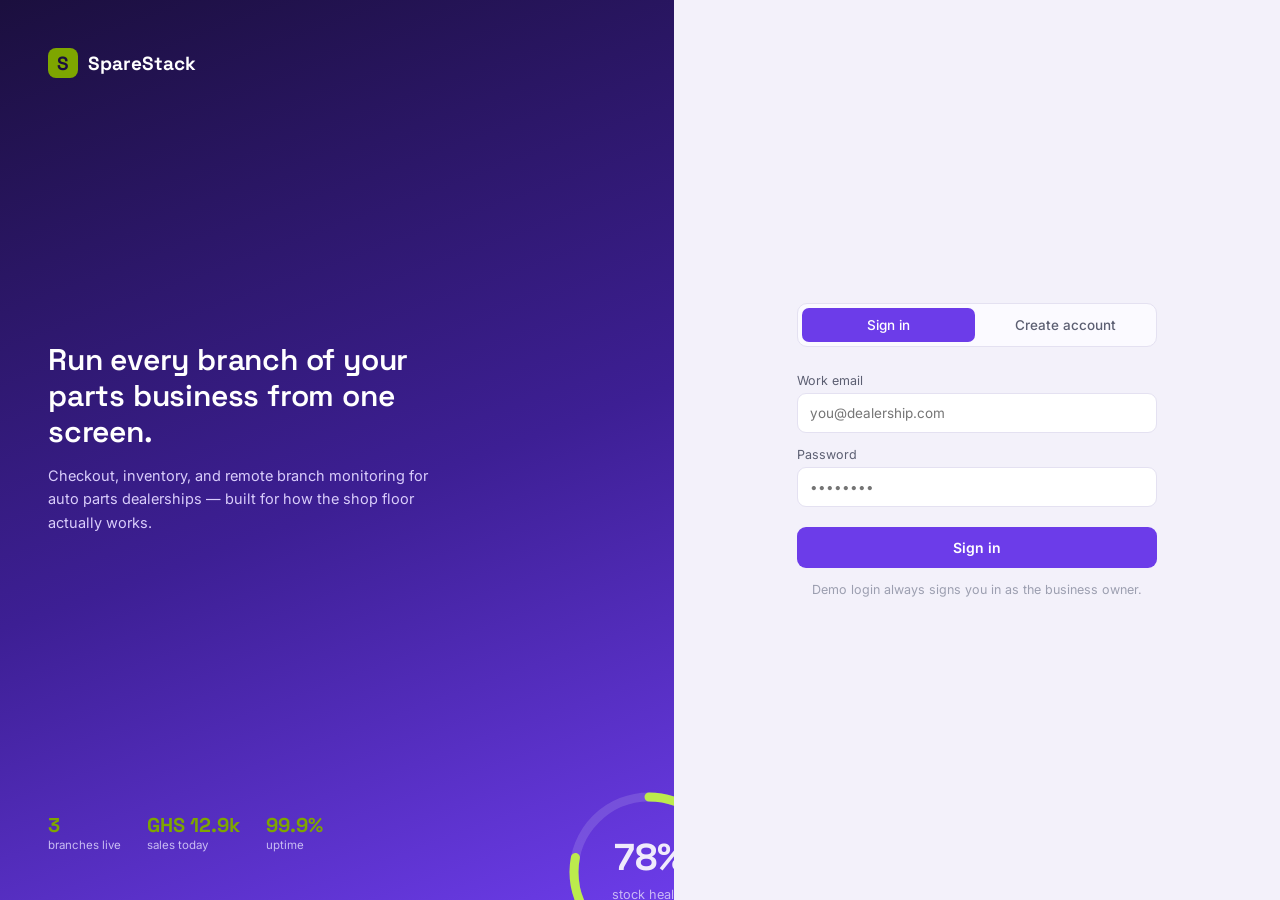
<file: index.html>
<!DOCTYPE html>
<html lang="en" data-theme="light">
<head>
<meta charset="UTF-8">
<title>SpareStack — Auto Parts OS</title>
<style>
@import url('https://fonts.googleapis.com/css2?family=Space+Grotesk:wght@500;600;700&family=Inter:wght@400;500;600&family=IBM+Plex+Mono:wght@500&display=swap');

:root{
  --bg:#F3F1FA; --panel:#FFFFFF; --panel-raised:#FBFAFF;
  --ink:#14151F; --ink-soft:#5C5F72; --ink-faint:#9C9FB0;
  --line:#E4E1F1;
  --accent:#6C3CE9; --accent-ink:#3D1F94; --accent-tint:#ECE5FD;
  --lime:#7EA600; --lime-ink:#4C6A00; --lime-tint:#EBF6CE;
  --coral:#E23A5A; --coral-ink:#8A1030; --coral-tint:#FCE1E7;
  --radius:12px;
  --shadow:0 1px 2px rgba(20,10,60,.04), 0 8px 24px rgba(20,10,60,.06);
}
[data-theme="dark"]{
  --bg:#0C0D14; --panel:#15161F; --panel-raised:#1B1C28;
  --ink:#F1F0FA; --ink-soft:#A6A8BD; --ink-faint:#6E7085;
  --line:#282A3B;
  --accent:#9A7BFA; --accent-ink:#E4DBFF; --accent-tint:#241C42;
  --lime:#C6FF3D; --lime-ink:#E9FFB0; --lime-tint:#23300A;
  --coral:#FF7A8E; --coral-ink:#FFD3DA; --coral-tint:#3A1420;
  --shadow:0 1px 2px rgba(0,0,0,.3), 0 8px 24px rgba(0,0,0,.35);
}
*{box-sizing:border-box;}
body{margin:0; background:var(--bg); color:var(--ink); font-family:'Inter',sans-serif; font-size:14px; transition:background .2s,color .2s;}
h1,h2,h3{font-family:'Space Grotesk',sans-serif; font-weight:600; margin:0; letter-spacing:-.2px;}
.mono{font-family:'IBM Plex Mono',monospace;}
button{font-family:'Inter',sans-serif;}
input,select{font-family:'Inter',sans-serif;}

/* ================= AUTH ================= */
#authScreen{min-height:100vh; display:flex;}
.auth-brand{
  flex:1.1; background:linear-gradient(160deg,#1B0F3E 0%, #3D1F94 55%, #6C3CE9 100%);
  color:#fff; display:flex; flex-direction:column; justify-content:space-between; padding:48px;
  position:relative; overflow:hidden;
}
.auth-brand .top{display:flex; align-items:center; gap:10px; font-family:'Space Grotesk'; font-weight:700; font-size:19px; z-index:1;}
.auth-brand .top .mark{width:30px; height:30px; border-radius:8px; background:var(--lime); color:#1B0F3E; display:flex; align-items:center; justify-content:center; font-weight:700;}
.auth-brand .pitch{max-width:380px; z-index:1;}
.auth-brand .pitch h2{font-size:30px; color:#fff; line-height:1.2; margin-bottom:12px;}
.auth-brand .pitch p{color:#D9CDFB; font-size:14.5px; line-height:1.6;}
.auth-brand .gaugewrap{position:absolute; right:-60px; bottom:-60px; opacity:.9;}
.auth-brand .stats{display:flex; gap:26px; z-index:1;}
.auth-brand .stats .s .n{font-family:'Space Grotesk'; font-size:20px; font-weight:700; color:var(--lime);}
.auth-brand .stats .s .l{font-size:11.5px; color:#C9BCF2;}

.auth-form-wrap{flex:1; display:flex; align-items:center; justify-content:center; padding:40px; background:var(--bg);}
.auth-form{width:100%; max-width:360px;}
.auth-tabs{display:flex; gap:4px; background:var(--panel-raised); border:1px solid var(--line); border-radius:10px; padding:4px; margin-bottom:26px;}
.auth-tabs button{flex:1; padding:9px 0; border:none; background:transparent; border-radius:7px; font-size:13.5px; font-weight:500; color:var(--ink-soft); cursor:pointer;}
.auth-tabs button.active{background:var(--accent); color:#fff;}
.auth-form label{font-size:12.5px; color:var(--ink-soft); display:block; margin:14px 0 5px;}
.auth-form input, .auth-form select{
  width:100%; padding:11px 12px; border:1px solid var(--line); border-radius:9px; font-size:13.5px;
  background:var(--panel); color:var(--ink);
}
.auth-form input:focus, .auth-form select:focus{outline:none; border-color:var(--accent); box-shadow:0 0 0 3px var(--accent-tint);}
.role-grid{display:grid; grid-template-columns:repeat(3,1fr); gap:8px; margin-top:6px;}
.role-opt{border:1px solid var(--line); border-radius:9px; padding:10px 6px; text-align:center; cursor:pointer; font-size:12px; font-weight:500; color:var(--ink-soft);}
.role-opt.sel{border-color:var(--accent); background:var(--accent-tint); color:var(--accent-ink);}
.authbtn{
  width:100%; margin-top:20px; padding:12px 0; border:none; border-radius:9px; background:var(--accent); color:#fff;
  font-weight:600; font-size:14px; cursor:pointer;
}
.authbtn:hover{opacity:.92;}
.authfoot{margin-top:14px; font-size:12.5px; color:var(--ink-faint); text-align:center;}
.demolink{color:var(--accent); cursor:pointer; font-weight:500;}
.errline{color:var(--coral); font-size:12px; margin-top:6px; display:none;}

/* ================= APP SHELL ================= */
#appShell{display:none; min-height:100vh;}
.shell-flex{display:flex; min-height:100vh;}
.sidebar{
  width:220px; flex-shrink:0; background:#150F2A; color:#EDEBFA; display:flex; flex-direction:column; padding:20px 14px;
}
[data-theme="dark"] .sidebar{background:#0A0713;}
.sidebar .brand{display:flex; align-items:center; gap:9px; font-family:'Space Grotesk'; font-weight:700; font-size:16px; padding:0 8px 22px;}
.sidebar .brand .mark{width:26px; height:26px; border-radius:7px; background:var(--lime); color:#150F2A; display:flex; align-items:center; justify-content:center; font-weight:700; font-size:13px;}
.sidebar nav{display:flex; flex-direction:column; gap:3px;}
.sidebar nav button{
  display:flex; align-items:center; gap:10px; background:transparent; border:none; color:#B8AEDD; text-align:left;
  padding:10px 12px; border-radius:8px; font-size:13.5px; cursor:pointer; font-weight:500; border-left:3px solid transparent;
}
.sidebar nav button svg{flex-shrink:0;}
.sidebar nav button:hover{background:rgba(255,255,255,.06);}
.sidebar nav button.active{background:rgba(140,103,245,.22); color:#fff; border-left-color:var(--lime);}
.sidebar .spacer{flex:1;}
.sidebar .userchip{display:flex; align-items:center; gap:9px; padding:10px 8px; border-top:1px solid rgba(255,255,255,.1); margin-top:10px;}
.sidebar .userchip .av{width:30px; height:30px; border-radius:50%; background:var(--accent); display:flex; align-items:center; justify-content:center; font-size:12px; font-weight:600; color:#fff;}
.sidebar .userchip .name{font-size:12.5px; font-weight:600;}
.sidebar .userchip .role{font-size:11px; color:#9C90C4;}
.sidebar .logout{background:transparent; border:none; color:#9C90C4; cursor:pointer; margin-left:auto; font-size:16px;}

.main{flex:1; display:flex; flex-direction:column; min-width:0;}
.topbar{display:flex; align-items:center; gap:14px; padding:16px 26px; border-bottom:1px solid var(--line);}
.topbar h1{font-size:18px;}
.themeToggle{
  margin-left:auto; display:flex; align-items:center; gap:6px; background:var(--panel-raised); border:1px solid var(--line);
  border-radius:20px; padding:4px; cursor:pointer;
}
.themeToggle .opt{width:28px; height:28px; border-radius:50%; display:flex; align-items:center; justify-content:center; color:var(--ink-faint);}
.themeToggle .opt.sel{background:var(--accent); color:#fff;}

.view{display:none; padding:22px 26px 44px; max-width:1180px;}
.view.active{display:block;}

/* ================= DASHBOARD ================= */
.dash-head{margin-bottom:20px;}
.dash-head p{color:var(--ink-soft); font-size:13.5px; margin-top:4px;}
.tile-grid{display:grid; grid-template-columns:repeat(auto-fit,minmax(230px,1fr)); gap:14px;}
.tile{background:var(--panel); border:1px solid var(--line); border-radius:16px; padding:20px; cursor:pointer; box-shadow:var(--shadow); text-align:left; transition:transform .12s ease, border-color .12s ease;}
.tile:hover{transform:translateY(-2px); border-color:var(--accent);}
.tile .tile-icon{width:42px; height:42px; border-radius:11px; background:var(--accent-tint); color:var(--accent-ink); display:flex; align-items:center; justify-content:center; margin-bottom:14px;}
.tile h3{font-size:15.5px; margin-bottom:5px;}
.tile p{font-size:12.5px; color:var(--ink-soft); line-height:1.55; margin:0;}
.tile .tile-go{margin-top:14px; font-size:11.5px; font-weight:600; color:var(--accent-ink); display:flex; align-items:center; gap:4px;}

/* ================= SHARED COMPONENTS ================= */
.scanbar{display:flex; align-items:center; gap:10px; background:var(--panel); border:1px solid var(--line); border-radius:var(--radius); padding:10px 14px; margin-bottom:16px; box-shadow:var(--shadow);}
.scanbar input{flex:1; border:none; outline:none; font-size:14px; background:transparent; color:var(--ink);}
.scanbar .branchtag{font-size:12px; color:var(--ink-soft);}

.pos-grid{display:grid; grid-template-columns:1.6fr 1fr; gap:18px; align-items:start;}
.cats{display:flex; gap:8px; margin-bottom:12px; flex-wrap:wrap;}
.cats span{font-size:12.5px; padding:6px 13px; border-radius:20px; border:1px solid var(--line); cursor:pointer; background:var(--panel); font-weight:500;}
.cats span.active{background:var(--ink); color:var(--bg); border-color:var(--ink);}

.product-grid{display:grid; grid-template-columns:repeat(2,1fr); gap:12px;}
.card{background:var(--panel); border:1px solid var(--line); border-radius:14px; padding:13px; position:relative; box-shadow:var(--shadow);}
.card img.thumb{width:100%; height:88px; object-fit:cover; border-radius:9px; margin-bottom:6px; display:block; background:var(--bg);}
.thumb-placeholder{width:100%; height:88px; border-radius:9px; margin-bottom:6px; display:flex; flex-direction:column; align-items:center; justify-content:center; gap:3px; background:var(--panel-raised); border:1.5px dashed var(--line); color:var(--ink-faint);}
.thumb-placeholder span{font-size:10px; font-weight:500;}
.stockbadge{position:absolute; top:10px; right:10px; font-size:10.5px; padding:2px 8px; border-radius:20px; font-weight:600;}
.stockbadge.ok{background:var(--lime-tint); color:var(--lime-ink);}
.stockbadge.low{background:var(--coral-tint); color:var(--coral-ink);}
.card p.name{font-weight:600; font-size:14px; margin:8px 0 2px;}
.card p.sku{font-size:11.5px; color:var(--ink-faint); margin:0 0 10px;}
.card .row{display:flex; justify-content:space-between; align-items:center;}
.card .price{font-weight:600; font-size:15px;}
.addbtn{width:30px; height:30px; border-radius:9px; border:1px solid var(--line); background:var(--panel); cursor:pointer; font-size:16px; color:var(--accent); font-weight:600;}
.addbtn:hover{background:var(--accent); color:#fff; border-color:var(--accent);}

.cart{background:var(--panel); border:1px solid var(--line); border-radius:14px; padding:16px; box-shadow:var(--shadow);}
.cart h3{font-size:14px; display:flex; align-items:center; justify-content:space-between;}
.cart-items{margin:10px 0; display:flex; flex-direction:column; gap:7px; min-height:30px;}
.cart-items .empty{color:var(--ink-faint); font-size:13px; padding:10px 0;}
.line{display:flex; justify-content:space-between; align-items:center; font-size:13px; gap:8px;}
.line .linfo{display:flex; align-items:center; gap:8px; min-width:0;}
.line .linfo img, .line .linfo .ph{width:26px; height:26px; border-radius:6px; object-fit:cover; flex-shrink:0; background:var(--panel-raised); border:1px solid var(--line);}
.line .linfo .txt{overflow:hidden; text-overflow:ellipsis; white-space:nowrap;}
.line .rm{cursor:pointer; color:var(--ink-faint); font-size:12px; margin-left:6px;}
.line .rm:hover{color:var(--coral);}
.perf{height:1px; margin:12px -16px; background:repeating-linear-gradient(to right, var(--line) 0 6px, transparent 6px 12px);}
.totals div{display:flex; justify-content:space-between; font-size:13px; color:var(--ink-soft); margin:3px 0;}
.totals .grand{font-size:17px; font-weight:600; color:var(--ink); margin-top:6px;}
.paymethods{display:grid; grid-template-columns:1fr 1fr; gap:8px; margin:12px 0;}
.paymethods button{padding:9px 0; border-radius:9px; border:1px solid var(--line); background:var(--panel); font-size:12px; font-weight:500; cursor:pointer; color:var(--ink);}
.paymethods button.sel{background:var(--accent-tint); border-color:var(--accent); color:var(--accent-ink);}
.completebtn{width:100%; padding:12px 0; border:none; border-radius:9px; background:var(--lime); color:#1C2A00; font-size:14px; font-weight:700; cursor:pointer;}
.completebtn:disabled{background:var(--line); color:var(--ink-faint); cursor:not-allowed;}

.ops-top{display:flex; gap:14px; margin-bottom:18px;}
.shiftcard{background:var(--panel); border:1px solid var(--line); border-radius:14px; padding:16px; flex:1; display:flex; align-items:center; gap:14px; box-shadow:var(--shadow);}
.dot{width:9px; height:9px; border-radius:50%; background:var(--lime); flex-shrink:0;}
.dot.idle{background:var(--ink-faint);}
.shiftcard .who{font-weight:600; font-size:14px;}
.shiftcard .since{font-size:12px; color:var(--ink-soft);}
.shiftcard .cash{margin-left:auto; text-align:right;}
.shiftcard .cash .n{font-weight:600; font-size:15px;}
.shiftcard .cash .l{font-size:10.5px; color:var(--ink-faint); text-transform:uppercase;}
.shiftcard button{background:var(--ink); color:var(--bg); border:none; padding:8px 14px; border-radius:8px; font-size:12.5px; cursor:pointer;}
.shiftcard button.clockedout{background:var(--lime); color:#1C2A00;}

.ops-section{background:var(--panel); border:1px solid var(--line); border-radius:14px; padding:16px; margin-bottom:16px; box-shadow:var(--shadow);}
.ops-section-head{display:flex; justify-content:space-between; align-items:center; margin-bottom:12px;}
.ops-section-head h3{font-size:14px;}
.ops-section-head button{background:var(--ink); color:var(--bg); border:none; padding:7px 13px; border-radius:8px; font-size:12px; cursor:pointer;}
table.invt{width:100%; border-collapse:collapse; font-size:13px;}
table.invt th{text-align:left; font-size:11px; text-transform:uppercase; letter-spacing:.3px; color:var(--ink-faint); padding:6px 8px; border-bottom:1px solid var(--line);}
table.invt td{padding:9px 8px; border-bottom:1px solid var(--line); vertical-align:middle;}
table.invt tr:last-child td{border-bottom:none;}
.invt-status{font-size:11px; padding:2px 8px; border-radius:20px; font-weight:600;}
.invt-status.ok{background:var(--lime-tint); color:var(--lime-ink);}
.invt-status.low{background:var(--coral-tint); color:var(--coral-ink);}
.invt-thumb{width:34px; height:34px; object-fit:cover; border-radius:8px; vertical-align:middle; background:var(--bg); display:block;}
.invt-thumb-add{width:34px; height:34px; border-radius:8px; border:1.5px dashed var(--line); display:flex; align-items:center; justify-content:center; cursor:pointer; color:var(--ink-faint); font-size:16px; font-weight:600; position:relative; overflow:hidden; background:var(--panel-raised);}
.invt-thumb-add:hover{border-color:var(--accent); color:var(--accent);}
.invt-thumb-add input{position:absolute; inset:0; opacity:0; cursor:pointer;}
.restockbtn{background:transparent; border:1px solid var(--line); padding:5px 11px; border-radius:7px; font-size:11.5px; cursor:pointer; color:var(--ink);}
.restockbtn:hover{border-color:var(--accent); color:var(--accent);}

.po-row{display:flex; align-items:center; gap:12px; padding:10px 0; border-bottom:1px solid var(--line); font-size:13px;}
.po-row:last-child{border-bottom:none;}
.po-status{font-size:11px; padding:2px 9px; border-radius:20px; font-weight:600; margin-left:auto;}
.po-status.ordered{background:var(--accent-tint); color:var(--accent-ink);}
.po-status.received{background:var(--lime-tint); color:var(--lime-ink);}
.po-recv{background:var(--ink); color:var(--bg); border:none; padding:6px 12px; border-radius:7px; font-size:11.5px; cursor:pointer;}

.ownerhead{display:flex; justify-content:space-between; align-items:center; margin-bottom:16px;}
.addbranchbtn{background:var(--accent); color:#fff; border:none; padding:10px 18px; border-radius:9px; font-weight:600; cursor:pointer; font-size:13px;}
.ghostbtn{background:var(--panel); color:var(--ink); border:1px solid var(--line); padding:10px 18px; border-radius:9px; font-weight:500; cursor:pointer; font-size:13px;}

.kpis{display:grid; grid-template-columns:repeat(4,1fr); gap:12px; margin-bottom:20px;}
.kpi{background:var(--panel); border:1px solid var(--line); border-radius:14px; padding:14px; display:flex; align-items:center; gap:12px; box-shadow:var(--shadow);}
.kpi .txt .label{font-size:12px; color:var(--ink-soft);}
.kpi .txt .val{font-size:20px; font-weight:600; margin-top:2px; font-family:'Space Grotesk';}

.branch{background:var(--panel); border:1px solid var(--line); border-radius:14px; margin-bottom:12px; overflow:hidden; box-shadow:var(--shadow);}
.branch-top{display:flex; align-items:center; padding:14px 16px; cursor:pointer; gap:12px;}
.branch-name{font-weight:600; font-size:15px;}
.branch-loc{font-size:12px; color:var(--ink-soft);}
.branch-stats{display:flex; gap:22px; margin-left:auto; text-align:right;}
.branch-stats .stat .n{font-weight:600; font-size:14px; font-family:'Space Grotesk';}
.branch-stats .stat .l{font-size:10.5px; color:var(--ink-faint); text-transform:uppercase; letter-spacing:.4px;}
.chev{color:var(--ink-faint); transition:.15s;}
.branch.open .chev{transform:rotate(90deg);}
.branch-body{display:none; padding:0 16px 16px; border-top:1px solid var(--line);}
.branch.open .branch-body{display:block;}
.staff-row{display:flex; align-items:center; gap:10px; padding:9px 0; border-bottom:1px solid var(--line); font-size:13px;}
.staff-row:last-child{border-bottom:none;}
.avatar{width:28px; height:28px; border-radius:50%; background:var(--accent-tint); color:var(--accent-ink); display:flex; align-items:center; justify-content:center; font-size:11.5px; font-weight:600;}
.staff-role{font-size:11px; padding:2px 8px; border-radius:20px; background:var(--bg); color:var(--ink-soft); margin-left:auto;}
.staff-status{font-size:11px; margin-left:8px;}
.staff-status.on{color:var(--lime-ink);}
.staff-status.off{color:var(--ink-faint);}
.addstaffbar{display:flex; gap:8px; margin-top:12px;}
.addstaffbar input, .addstaffbar select{padding:8px 10px; border:1px solid var(--line); border-radius:8px; font-size:12.5px; background:var(--panel); color:var(--ink);}
.addstaffbar input{flex:1;}
.addstaffbar button{background:var(--ink); color:var(--bg); border:none; padding:8px 14px; border-radius:8px; font-size:12.5px; cursor:pointer;}

.modal-backdrop{position:fixed; inset:0; background:rgba(10,5,25,.5); display:none; align-items:center; justify-content:center; z-index:50;}
.modal-backdrop.show{display:flex;}
.modal{background:var(--panel); border-radius:16px; padding:22px; width:340px; border:1px solid var(--line);}
.modal h3{margin-bottom:14px;}
.modal label{font-size:12px; color:var(--ink-soft); display:block; margin:10px 0 4px;}
.modal input, .modal select{width:100%; padding:9px 10px; border:1px solid var(--line); border-radius:8px; font-size:13px; background:var(--panel); color:var(--ink);}
.modal-actions{display:flex; justify-content:flex-end; gap:8px; margin-top:18px;}
.modal-actions button{padding:9px 16px; border-radius:8px; border:1px solid var(--line); background:var(--panel); cursor:pointer; font-size:13px; color:var(--ink);}
.modal-actions .primary{background:var(--accent); color:#fff; border-color:var(--accent); font-weight:600;}
.imgpicker{border:1.5px dashed var(--line); border-radius:9px; padding:14px; text-align:center; cursor:pointer; font-size:12.5px; color:var(--ink-soft); position:relative; overflow:hidden;}
.imgpicker:hover{border-color:var(--accent);}
.imgpicker img{max-width:100%; max-height:90px; border-radius:7px; display:block; margin:0 auto;}
.imgpicker input{position:absolute; inset:0; opacity:0; cursor:pointer;}
</style>
</head>
<body>

<!-- ===================== AUTH ===================== -->
<div id="authScreen">
  <div class="auth-brand">
    <div class="top"><span class="mark">S</span>SpareStack</div>
    <div class="pitch">
      <h2>Run every branch of your parts business from one screen.</h2>
      <p>Checkout, inventory, and remote branch monitoring for auto parts dealerships — built for how the shop floor actually works.</p>
    </div>
    <div class="gaugewrap" id="brandGauge"></div>
    <div class="stats">
      <div class="s"><div class="n">3</div><div class="l">branches live</div></div>
      <div class="s"><div class="n">GHS 12.9k</div><div class="l">sales today</div></div>
      <div class="s"><div class="n">99.9%</div><div class="l">uptime</div></div>
    </div>
  </div>

  <div class="auth-form-wrap">
    <div class="auth-form">
      <div class="auth-tabs">
        <button class="active" id="tabLogin" onclick="setAuthTab('login')">Sign in</button>
        <button id="tabSignup" onclick="setAuthTab('signup')">Create account</button>
      </div>

      <div id="loginForm">
        <label>Work email</label>
        <input id="loginEmail" placeholder="you@dealership.com">
        <label>Password</label>
        <input id="loginPassword" type="password" placeholder="••••••••">
        <div class="errline" id="loginErr">Enter your email and password.</div>
        <button class="authbtn" onclick="doLogin()">Sign in</button>
        <div class="authfoot">Demo login always signs you in as the business owner.</div>
      </div>

      <div id="signupForm" style="display:none;">
        <label>You are joining as</label>
        <div class="role-grid">
          <div class="role-opt sel" data-role="Owner" onclick="pickRole(this)">Owner</div>
          <div class="role-opt" data-role="Manager" onclick="pickRole(this)">Manager</div>
          <div class="role-opt" data-role="Cashier" onclick="pickRole(this)">Cashier</div>
        </div>
        <label id="orgLabel">Dealership name</label>
        <input id="signupOrg" placeholder="e.g. Asante Auto Parts">
        <label>Full name</label>
        <input id="signupName" placeholder="e.g. Efua Asante">
        <label>Work email</label>
        <input id="signupEmail" placeholder="you@dealership.com">
        <label>Password</label>
        <input id="signupPassword" type="password" placeholder="Create a password">
        <div class="errline" id="signupErr">Fill in all fields to continue.</div>
        <button class="authbtn" onclick="doSignup()">Create account</button>
        <div class="authfoot">By continuing you agree to SpareStack's terms and privacy policy.</div>
      </div>
    </div>
  </div>
</div>

<!-- ===================== APP SHELL ===================== -->
<div id="appShell">
  <div class="shell-flex">
    <div class="sidebar">
      <div class="brand"><span class="mark">S</span>SpareStack</div>
      <nav id="sideNav"></nav>
      <div class="spacer"></div>
      <div class="userchip">
        <div class="av" id="userAvatar">EA</div>
        <div>
          <div class="name" id="userName">Efua Asante</div>
          <div class="role" id="userRole">Owner</div>
        </div>
        <button class="logout" title="Log out" onclick="doLogout()">⏻</button>
      </div>
    </div>

    <div class="main">
      <div class="topbar">
        <h1 id="pageTitle">Dashboard</h1>
        <div class="themeToggle" onclick="toggleTheme()">
          <div class="opt sel" id="lightOpt">☀</div>
          <div class="opt" id="darkOpt">☾</div>
        </div>
      </div>

      <!-- ===== DASHBOARD ===== -->
      <div id="dashboard" class="view active">
        <div class="dash-head">
          <h2>Welcome back, <span id="dashName">there</span></h2>
          <p>Pick where you want to go.</p>
        </div>
        <div class="tile-grid" id="tileGrid"></div>
      </div>

      <!-- ===== POS ===== -->
      <div id="pos" class="view">
        <div class="scanbar">
          <span class="mono" style="color:var(--ink-faint)">⌕</span>
          <input id="search" placeholder="Scan barcode or search part name, SKU...">
          <span class="branchtag">Kumasi Main</span>
        </div>
        <div class="pos-grid">
          <div>
            <div class="cats" id="cats"></div>
            <div class="product-grid" id="productGrid"></div>
          </div>
          <div class="cart">
            <h3>Current sale <span class="mono" id="itemCount" style="font-size:11.5px; color:var(--ink-faint); font-weight:400;">0 items</span></h3>
            <div class="cart-items" id="cartItems"><div class="empty">Tap a part to add it to the sale.</div></div>
            <div class="perf"></div>
            <div class="totals">
              <div><span>Subtotal</span><span id="tSub">GHS 0.00</span></div>
              <div><span>VAT (15%)</span><span id="tVat">GHS 0.00</span></div>
              <div class="grand"><span>Total</span><span id="tTotal">GHS 0.00</span></div>
            </div>
            <div class="paymethods" id="payMethods">
              <button data-m="Cash">Cash</button>
              <button data-m="Card">Card</button>
              <button data-m="MoMo">MoMo</button>
              <button data-m="Transfer">Transfer</button>
            </div>
            <button class="completebtn" id="completeBtn" disabled>Add items to continue</button>
          </div>
        </div>
      </div>

      <!-- ===== OPS ===== -->
      <div id="ops" class="view">
        <div class="ops-top">
          <div class="shiftcard">
            <span class="dot" id="shiftDot"></span>
            <div>
              <div class="who" id="opsWho">Efua Asante · Manager</div>
              <div class="since" id="shiftSince">Clocked in at 8:02 AM</div>
            </div>
            <div class="cash"><div class="n">GHS 300.00</div><div class="l">Opening float</div></div>
            <button id="clockBtn" onclick="toggleClock()">Clock out</button>
          </div>
        </div>
        <div class="ops-section">
          <div class="ops-section-head">
            <h3>Branch inventory — Kumasi Main</h3>
            <button onclick="openItemModal()">+ Add item</button>
          </div>
          <p style="font-size:12px; color:var(--ink-soft); margin:-4px 0 12px;">Tap the dashed box next to any part without a photo to add one.</p>
          <table class="invt">
            <thead><tr><th>Photo</th><th>Part</th><th class="mono">SKU</th><th>In stock</th><th>Reorder at</th><th>Status</th><th></th></tr></thead>
            <tbody id="invtBody"></tbody>
          </table>
        </div>
        <div class="ops-section">
          <div class="ops-section-head">
            <h3>Purchase orders</h3>
            <button onclick="openPOModal()">+ New purchase order</button>
          </div>
          <div id="poList"></div>
        </div>
      </div>

      <!-- ===== OWNER ===== -->
      <div id="owner" class="view">
        <div class="ownerhead">
          <h2>Branches</h2>
          <div style="display:flex; gap:8px;">
            <button class="ghostbtn" onclick="openItemModal()">+ Add item</button>
            <button class="addbranchbtn" onclick="openBranchModal()">+ Add branch</button>
          </div>
        </div>
        <div class="kpis" id="kpiRow"></div>
        <div id="branchList"></div>
      </div>
    </div>
  </div>
</div>

<!-- ===================== MODALS ===================== -->
<div class="modal-backdrop" id="restockModal">
  <div class="modal">
    <h3>Restock item</h3>
    <p style="font-size:13px; color:var(--ink-soft); margin:0 0 6px" id="restockName"></p>
    <label>Quantity received</label>
    <input type="number" id="restockQty" min="1" value="10">
    <div class="modal-actions">
      <button onclick="closeRestockModal()">Cancel</button>
      <button class="primary" onclick="confirmRestock()">Add to stock</button>
    </div>
  </div>
</div>

<div class="modal-backdrop" id="poModal">
  <div class="modal">
    <h3>New purchase order</h3>
    <label>Supplier</label>
    <select id="poSupplier">
      <option>Accra Auto Parts Distributors</option>
      <option>Tema Motor Spares Ltd</option>
      <option>Kumasi Battery Wholesale</option>
    </select>
    <label>Part</label>
    <select id="poPart"></select>
    <label>Quantity</label>
    <input type="number" id="poQty" min="1" value="20">
    <div class="modal-actions">
      <button onclick="closePOModal()">Cancel</button>
      <button class="primary" onclick="createPO()">Send order</button>
    </div>
  </div>
</div>

<div class="modal-backdrop" id="itemModal">
  <div class="modal">
    <h3>Add a new part</h3>
    <label>Photo</label>
    <div class="imgpicker" id="imgPicker">
      <span id="imgPickerText">Click to upload a photo (or add it later)</span>
      <input type="file" accept="image/*" id="itemImage" onchange="previewItemImage(this)">
    </div>
    <label>Part name</label>
    <input id="itemName" placeholder="e.g. Radiator fan">
    <label>SKU</label>
    <input id="itemSku" placeholder="e.g. RF-8834">
    <label>Fits / note</label>
    <input id="itemNote" placeholder="e.g. Honda Civic 12-16">
    <label>Price (GHS)</label>
    <input type="number" id="itemPrice" min="0" value="50">
    <label>Starting stock</label>
    <input type="number" id="itemStock" min="0" value="10">
    <div class="modal-actions">
      <button onclick="closeItemModal()">Cancel</button>
      <button class="primary" onclick="createItem()">Add to catalog</button>
    </div>
  </div>
</div>

<div class="modal-backdrop" id="branchModal">
  <div class="modal">
    <h3>Add a new branch</h3>
    <label>Branch name</label>
    <input id="mBranchName" placeholder="e.g. Takoradi Branch">
    <label>Location</label>
    <input id="mBranchLoc" placeholder="e.g. Takoradi, Western Region">
    <div class="modal-actions">
      <button onclick="closeBranchModal()">Cancel</button>
      <button class="primary" onclick="createBranch()">Create branch</button>
    </div>
  </div>
</div>

<script>
/* ================= GAUGE (signature element) ================= */
function gaugeSVG(pct, size, trackColor, fillColor, labelColor, label, sub){
  const r = size/2 - 10, c = 2*Math.PI*r, off = c*(1-pct/100);
  const cx = size/2, cy = size/2;
  return `<svg width="${size}" height="${size}" viewBox="0 0 ${size} ${size}">
    <circle cx="${cx}" cy="${cy}" r="${r}" fill="none" stroke="${trackColor}" stroke-width="9"/>
    <circle cx="${cx}" cy="${cy}" r="${r}" fill="none" stroke="${fillColor}" stroke-width="9"
      stroke-linecap="round" stroke-dasharray="${c}" stroke-dashoffset="${off}"
      transform="rotate(-90 ${cx} ${cy})"/>
    <text x="${cx}" y="${cy-2}" text-anchor="middle" font-family="Space Grotesk" font-weight="700" font-size="${size*0.22}" fill="${labelColor}">${label}</text>
    <text x="${cx}" y="${cy+size*0.16}" text-anchor="middle" font-family="Inter" font-size="${size*0.075}" fill="${labelColor}" opacity=".7">${sub}</text>
  </svg>`;
}
document.getElementById('brandGauge').innerHTML = gaugeSVG(78,170,'rgba(255,255,255,.15)','#C6FF3D','#fff','78%','stock health');

/* ================= AUTH ================= */
/* The app boots on #authScreen (#appShell stays display:none) — nothing about
   the workspace is reachable until doLogin()/doSignup() explicitly calls enterApp(). */
let currentUser = {name:'Efua Asante', role:'Owner'};
function setAuthTab(t){
  document.getElementById('tabLogin').classList.toggle('active', t==='login');
  document.getElementById('tabSignup').classList.toggle('active', t==='signup');
  document.getElementById('loginForm').style.display = t==='login' ? 'block':'none';
  document.getElementById('signupForm').style.display = t==='signup' ? 'block':'none';
}
let signupRole = 'Owner';
function pickRole(el){
  document.querySelectorAll('.role-opt').forEach(o=>o.classList.remove('sel'));
  el.classList.add('sel');
  signupRole = el.dataset.role;
  document.getElementById('orgLabel').textContent = signupRole==='Owner' ? 'Dealership name' : 'Invite code';
  document.getElementById('signupOrg').placeholder = signupRole==='Owner' ? 'e.g. Asante Auto Parts' : 'e.g. KUMASI-7F2A';
}
function doLogin(){
  const email = document.getElementById('loginEmail').value.trim();
  const pw = document.getElementById('loginPassword').value.trim();
  if(!email || !pw){ document.getElementById('loginErr').style.display='block'; return; }
  document.getElementById('loginErr').style.display='none';
  currentUser = {name:'Efua Asante', role:'Owner'};
  enterApp();
}
function doSignup(){
  const org = document.getElementById('signupOrg').value.trim();
  const name = document.getElementById('signupName').value.trim();
  const email = document.getElementById('signupEmail').value.trim();
  const pw = document.getElementById('signupPassword').value.trim();
  if(!org || !name || !email || !pw){ document.getElementById('signupErr').style.display='block'; return; }
  document.getElementById('signupErr').style.display='none';
  currentUser = {name, role:signupRole};
  enterApp();
}
function initials(n){ return n.split(' ').map(w=>w[0]).slice(0,2).join('').toUpperCase(); }

function enterApp(){
  document.getElementById('authScreen').style.display='none';
  document.getElementById('appShell').style.display='block';
  document.getElementById('userName').textContent = currentUser.name;
  document.getElementById('userRole').textContent = currentUser.role;
  document.getElementById('userAvatar').textContent = initials(currentUser.name);
  document.getElementById('dashName').textContent = currentUser.name.split(' ')[0];
  buildNav();
}
function doLogout(){
  document.getElementById('appShell').style.display='none';
  document.getElementById('authScreen').style.display='flex';
}

/* role-based nav — Dashboard is available to every role and is always first */
const navIcons = {
  dashboard: '<svg width="16" height="16" viewBox="0 0 24 24" fill="none" stroke="currentColor" stroke-width="2"><rect x="3" y="3" width="7" height="9" rx="1.5"/><rect x="14" y="3" width="7" height="5" rx="1.5"/><rect x="14" y="12" width="7" height="9" rx="1.5"/><rect x="3" y="16" width="7" height="5" rx="1.5"/></svg>',
  pos: '<svg width="16" height="16" viewBox="0 0 24 24" fill="none" stroke="currentColor" stroke-width="2"><circle cx="9" cy="20" r="1.4"/><circle cx="18" cy="20" r="1.4"/><path d="M2 3h2l2.6 12.6a2 2 0 0 0 2 1.6h8.8a2 2 0 0 0 2-1.6L21 7H6"/></svg>',
  ops: '<svg width="16" height="16" viewBox="0 0 24 24" fill="none" stroke="currentColor" stroke-width="2"><rect x="3" y="7" width="18" height="14" rx="2"/><path d="M8 7V5a2 2 0 0 1 2-2h4a2 2 0 0 1 2 2v2"/></svg>',
  owner: '<svg width="16" height="16" viewBox="0 0 24 24" fill="none" stroke="currentColor" stroke-width="2"><path d="M3 21h18"/><path d="M5 21V9l7-5 7 5v12"/><path d="M10 21v-6h4v6"/></svg>'
};
const navDefs = [
  {id:'dashboard', label:'Dashboard', roles:['Owner','Manager','Cashier'], blurb:'Your starting point — jump to any part of the shop from here.'},
  {id:'pos', label:'Checkout', roles:['Owner','Manager','Cashier'], blurb:'Ring up sales, scan parts and take payment.'},
  {id:'ops', label:'Shop operations', roles:['Owner','Manager'], blurb:'Manage this branch\'s inventory, restocks and purchase orders.'},
  {id:'owner', label:'Owner dashboard', roles:['Owner'], blurb:'See every branch, staffing and sales at a glance.'},
];
function buildNav(){
  const nav = document.getElementById('sideNav');
  const items = navDefs.filter(n=>n.roles.includes(currentUser.role));
  nav.innerHTML = items.map((n,i)=>`<button class="${i===0?'active':''}" onclick="showView('${n.id}', this)">${navIcons[n.id]}${n.label}</button>`).join('');
  renderDashboardTiles(items);
  showView(items[0].id, nav.children[0]);
}
function renderDashboardTiles(items){
  const tiles = items.filter(n=>n.id!=='dashboard');
  document.getElementById('tileGrid').innerHTML = tiles.map(n=>`
    <button class="tile" onclick="goTo('${n.id}')">
      <div class="tile-icon">${navIcons[n.id]}</div>
      <h3>${n.label}</h3>
      <p>${n.blurb}</p>
      <div class="tile-go">Open →</div>
    </button>
  `).join('');
}
function goTo(id){
  const btn = Array.from(document.querySelectorAll('.sidebar nav button')).find(b=>b.textContent.trim()===navDefs.find(n=>n.id===id).label);
  showView(id, btn);
}
function showView(id, btn){
  document.querySelectorAll('.view').forEach(v=>v.classList.remove('active'));
  document.getElementById(id).classList.add('active');
  document.querySelectorAll('.sidebar nav button').forEach(b=>b.classList.remove('active'));
  if(btn) btn.classList.add('active');
  const titles = {dashboard:'Dashboard', pos:'Checkout', ops:'Shop operations', owner:'Owner dashboard'};
  document.getElementById('pageTitle').textContent = titles[id];
}

/* ================= THEME ================= */
function toggleTheme(){
  const dark = document.documentElement.getAttribute('data-theme') === 'dark';
  document.documentElement.setAttribute('data-theme', dark ? 'light':'dark');
  document.getElementById('lightOpt').classList.toggle('sel', dark);
  document.getElementById('darkOpt').classList.toggle('sel', !dark);
}

/* ================= CATALOG (photos: owner/manager add these from Shop operations) ================= */
const products = [
  {name:'Brake pad set, front', sku:'BP-4471', note:'Toyota Corolla 10-15', price:185, stock:42, image:null},
  {name:'Oil filter', sku:'OF-1029', note:'Universal', price:45, stock:6, image:null},
  {name:'Car battery 12V 65Ah', sku:'BT-6520', note:'Serial tracked', price:780, stock:18, image:null},
  {name:'Shock absorber, rear', sku:'SA-3312', note:'Hyundai Elantra', price:320, stock:27, image:null},
  {name:'Spark plug (set of 4)', sku:'SP-2201', note:'Universal petrol', price:96, stock:33, image:null},
  {name:'Air filter', sku:'AF-1187', note:'Nissan Almera', price:38, stock:5, image:null},
];
let cart = [];
let selectedMethod = null;

function productThumb(p, size){
  return p.image
    ? `<img class="thumb" src="${p.image}" style="height:${size}px">`
    : `<div class="thumb-placeholder" style="height:${size}px"><svg width="18" height="18" viewBox="0 0 24 24" fill="none" stroke="currentColor" stroke-width="1.8"><rect x="3" y="5" width="18" height="14" rx="2"/><circle cx="9" cy="11" r="2"/><path d="M21 16l-4.5-4.5a1.5 1.5 0 0 0-2 0L9 17"/></svg><span>Photo coming soon</span></div>`;
}
function renderProducts(){
  document.getElementById('productGrid').innerHTML = products.map((p,i)=>`
    <div class="card">
      <span class="stockbadge ${p.stock<10?'low':'ok'}">${p.stock<10?p.stock+' left':p.stock+' in stock'}</span>
      ${productThumb(p, 88)}
      <p class="name">${p.name}</p>
      <p class="sku mono">SKU ${p.sku} · ${p.note}</p>
      <div class="row"><span class="price">GHS ${p.price.toFixed(2)}</span><button class="addbtn" onclick="addToCart(${i})">+</button></div>
    </div>
  `).join('');
}
document.getElementById('cats').innerHTML = ['All parts','Brakes','Filters','Batteries','Suspension'].map((c,i)=>`<span class="${i===0?'active':''}">${c}</span>`).join('');

function addToCart(i){
  const p = products[i];
  const existing = cart.find(c=>c.sku===p.sku);
  if(existing) existing.qty++; else cart.push({...p, qty:1});
  renderCart();
}
function removeFromCart(sku){ cart = cart.filter(c=>c.sku!==sku); renderCart(); }
function renderCart(){
  const wrap = document.getElementById('cartItems');
  document.getElementById('itemCount').textContent = cart.reduce((a,c)=>a+c.qty,0) + ' items';
  wrap.innerHTML = cart.length===0 ? '<div class="empty">Tap a part to add it to the sale.</div>' :
    cart.map(c=>`<div class="line">
        <span class="linfo">${c.image?`<img src="${c.image}">`:`<span class="ph"></span>`}<span class="txt">${c.name} × ${c.qty}</span></span>
        <span>GHS ${(c.price*c.qty).toFixed(2)} <span class="rm" onclick="removeFromCart('${c.sku}')">✕</span></span>
      </div>`).join('');
  const sub = cart.reduce((a,c)=>a+c.price*c.qty,0), vat = sub*0.15;
  document.getElementById('tSub').textContent = 'GHS '+sub.toFixed(2);
  document.getElementById('tVat').textContent = 'GHS '+vat.toFixed(2);
  document.getElementById('tTotal').textContent = 'GHS '+(sub+vat).toFixed(2);
  updateCompleteBtn();
}
function updateCompleteBtn(){
  const btn = document.getElementById('completeBtn');
  if(cart.length===0){ btn.disabled=true; btn.textContent='Add items to continue'; return; }
  if(!selectedMethod){ btn.disabled=true; btn.textContent='Choose a payment method'; return; }
  btn.disabled=false; btn.textContent = 'Complete sale · ' + document.getElementById('tTotal').textContent;
}
document.getElementById('payMethods').addEventListener('click', e=>{
  const b = e.target.closest('button'); if(!b) return;
  document.querySelectorAll('#payMethods button').forEach(x=>x.classList.remove('sel'));
  b.classList.add('sel'); selectedMethod = b.dataset.m; updateCompleteBtn();
});
document.getElementById('completeBtn').addEventListener('click', ()=>{
  if(document.getElementById('completeBtn').disabled) return;
  alert('Sale completed via '+selectedMethod+'. Receipt sent and stock deducted.');
  cart = []; selectedMethod = null;
  document.querySelectorAll('#payMethods button').forEach(x=>x.classList.remove('sel'));
  renderCart();
});
renderProducts(); renderCart();

/* ================= OPS ================= */
let clockedIn = true;
function toggleClock(){
  clockedIn = !clockedIn;
  document.getElementById('shiftDot').className = 'dot' + (clockedIn?'':' idle');
  document.getElementById('shiftSince').textContent = clockedIn ? 'Clocked in at 8:02 AM' : 'Clocked out at ' + new Date().toLocaleTimeString([], {hour:'2-digit', minute:'2-digit'});
  const btn = document.getElementById('clockBtn');
  btn.textContent = clockedIn ? 'Clock out' : 'Clock in';
  btn.classList.toggle('clockedout', !clockedIn);
}
function invtThumbCell(p, i){
  return p.image
    ? `<img class="invt-thumb" src="${p.image}" title="Click in the catalog to replace">`
    : `<label class="invt-thumb-add" title="Add a photo for ${p.name.replace(/"/g,'&quot;')}">+
         <input type="file" accept="image/*" onchange="setProductImage(${i}, this)">
       </label>`;
}
function renderInventoryTable(){
  document.getElementById('invtBody').innerHTML = products.map((p,i)=>{
    const low = p.stock < 10;
    return `<tr><td>${invtThumbCell(p,i)}</td><td>${p.name}</td><td class="mono">${p.sku}</td><td>${p.stock}</td><td>10</td>
      <td><span class="invt-status ${low?'low':'ok'}">${low?'Low stock':'Healthy'}</span></td>
      <td><button class="restockbtn" onclick="openRestockModal(${i})">Restock</button></td></tr>`;
  }).join('');
}
function setProductImage(i, input){
  const file = input.files[0]; if(!file) return;
  const reader = new FileReader();
  reader.onload = e=>{
    products[i].image = e.target.result;
    renderInventoryTable(); renderProducts();
  };
  reader.readAsDataURL(file);
}
renderInventoryTable();
let restockIndex = null;
function openRestockModal(i){ restockIndex=i; document.getElementById('restockName').textContent = products[i].name+' (SKU '+products[i].sku+')'; document.getElementById('restockModal').classList.add('show'); }
function closeRestockModal(){ document.getElementById('restockModal').classList.remove('show'); }
function confirmRestock(){
  const qty = parseInt(document.getElementById('restockQty').value) || 0;
  if(qty<=0) return;
  products[restockIndex].stock += qty;
  closeRestockModal(); renderInventoryTable(); renderProducts();
}
let purchaseOrders = [
  {supplier:'Accra Auto Parts Distributors', part:'Oil filter', qty:50, status:'ordered'},
  {supplier:'Kumasi Battery Wholesale', part:'Car battery 12V 65Ah', qty:15, status:'received'},
];
function renderPOs(){
  document.getElementById('poList').innerHTML = purchaseOrders.map((po,i)=>`
    <div class="po-row"><span><strong>${po.part}</strong> × ${po.qty}</span><span style="color:var(--ink-soft)">${po.supplier}</span>
    <span class="po-status ${po.status}">${po.status==='ordered'?'Awaiting delivery':'Received'}</span>
    ${po.status==='ordered'?`<button class="po-recv" onclick="receivePO(${i})">Mark received</button>`:''}</div>`).join('');
}
renderPOs();
function receivePO(i){
  const po = purchaseOrders[i]; po.status='received';
  const prod = products.find(p=>p.name===po.part); if(prod) prod.stock += po.qty;
  renderPOs(); renderInventoryTable(); renderProducts();
}
function openPOModal(){ document.getElementById('poPart').innerHTML = products.map(p=>`<option>${p.name}</option>`).join(''); document.getElementById('poModal').classList.add('show'); }
function closePOModal(){ document.getElementById('poModal').classList.remove('show'); }
function createPO(){
  const supplier = document.getElementById('poSupplier').value, part = document.getElementById('poPart').value;
  const qty = parseInt(document.getElementById('poQty').value) || 0;
  if(qty<=0) return;
  purchaseOrders.unshift({supplier, part, qty, status:'ordered'});
  closePOModal(); renderPOs();
}

/* ================= ADD ITEM ================= */
let pendingImage = null;
function openItemModal(){
  pendingImage = null;
  document.getElementById('itemName').value=''; document.getElementById('itemSku').value='';
  document.getElementById('itemNote').value=''; document.getElementById('itemPrice').value=50; document.getElementById('itemStock').value=10;
  document.getElementById('imgPickerText').textContent='Click to upload a photo (or add it later)';
  document.getElementById('imgPicker').querySelectorAll('img').forEach(el=>el.remove());
  document.getElementById('itemModal').classList.add('show');
}
function closeItemModal(){ document.getElementById('itemModal').classList.remove('show'); }
function previewItemImage(input){
  const file = input.files[0]; if(!file) return;
  const reader = new FileReader();
  reader.onload = e=>{
    pendingImage = e.target.result;
    document.getElementById('imgPickerText').textContent='';
    document.getElementById('imgPicker').querySelectorAll('img').forEach(el=>el.remove());
    const img = document.createElement('img'); img.src = pendingImage;
    document.getElementById('imgPicker').insertBefore(img, input);
  };
  reader.readAsDataURL(file);
}
function createItem(){
  const name = document.getElementById('itemName').value.trim();
  const sku = document.getElementById('itemSku').value.trim();
  const note = document.getElementById('itemNote').value.trim() || 'Universal';
  const price = parseFloat(document.getElementById('itemPrice').value) || 0;
  const stock = parseInt(document.getElementById('itemStock').value) || 0;
  if(!name || !sku){ alert('Enter at least a part name and SKU.'); return; }
  products.push({name, sku, note, price, stock, image:pendingImage});
  closeItemModal(); renderProducts(); renderInventoryTable();
}

/* ================= OWNER ================= */
let branches = [
  {name:'Kumasi Main', loc:'Kumasi, Ashanti Region', live:true, salesToday:5210, staff:[
    {name:'Efua Asante', role:'Manager', on:true}, {name:'Kojo Mensah', role:'Cashier', on:true}, {name:'Ama Boateng', role:'Cashier', on:false}]},
  {name:'Accra Spintex', loc:'Accra, Greater Accra', live:true, salesToday:4380, staff:[
    {name:'Yaw Owusu', role:'Manager', on:true}, {name:'Linda Frimpong', role:'Cashier', on:true}]},
  {name:'Takoradi Depot', loc:'Takoradi, Western Region', live:false, salesToday:3350, staff:[
    {name:'Kwabena Sarpong', role:'Manager', on:false}]},
];
function renderKPIs(){
  const totalStaff = branches.reduce((a,b)=>a+b.staff.length,0);
  const online = branches.reduce((a,b)=>a+b.staff.filter(s=>s.on).length,0);
  const pct = totalStaff? Math.round(online/totalStaff*100) : 0;
  document.getElementById('kpiRow').innerHTML = `
    <div class="kpi">${gaugeSVG(pct,58,'var(--line)','var(--accent)','var(--ink)',pct+'%','online')}<div class="txt"><div class="label">Staff online now</div><div class="val">${online} of ${totalStaff}</div></div></div>
    <div class="kpi"><div class="txt"><div class="label">Branches</div><div class="val">${branches.length}</div></div></div>
    <div class="kpi"><div class="txt"><div class="label">Sales today (all branches)</div><div class="val">GHS ${branches.reduce((a,b)=>a+b.salesToday,0).toLocaleString()}</div></div></div>
    <div class="kpi"><div class="txt"><div class="label">Low-stock alerts</div><div class="val" style="color:var(--coral)">${products.filter(p=>p.stock<10).length}</div></div></div>
  `;
}
function renderBranches(){
  document.getElementById('branchList').innerHTML = branches.map((b,i)=>`
    <div class="branch" id="branch-${i}">
      <div class="branch-top" onclick="toggleBranch(${i})">
        <span class="dot ${b.live?'':'idle'}"></span>
        <div><div class="branch-name">${b.name}</div><div class="branch-loc">${b.loc}</div></div>
        <div class="branch-stats">
          <div class="stat"><div class="n">${b.staff.filter(s=>s.on).length}/${b.staff.length}</div><div class="l">on shift</div></div>
          <div class="stat"><div class="n">GHS ${b.salesToday.toLocaleString()}</div><div class="l">sales today</div></div>
        </div>
        <span class="chev">›</span>
      </div>
      <div class="branch-body">
        ${b.staff.map(s=>`<div class="staff-row"><div class="avatar">${initials(s.name)}</div><span>${s.name}</span><span class="staff-status ${s.on?'on':'off'}">● ${s.on?'On shift':'Off shift'}</span><span class="staff-role">${s.role}</span></div>`).join('')}
        <div class="addstaffbar">
          <input placeholder="Staff name" id="staffName-${i}">
          <select id="staffRole-${i}"><option>Cashier</option><option>Manager</option></select>
          <button onclick="addStaff(${i})">+ Add user</button>
        </div>
      </div>
    </div>
  `).join('');
  renderKPIs();
}
function toggleBranch(i){ document.getElementById('branch-'+i).classList.toggle('open'); }
function addStaff(i){
  const nameInput = document.getElementById('staffName-'+i);
  const role = document.getElementById('staffRole-'+i).value;
  const name = nameInput.value.trim();
  if(!name){ nameInput.style.borderColor='var(--coral)'; nameInput.placeholder='Enter a name first'; return; }
  branches[i].staff.push({name, role, on:false});
  renderBranches(); document.getElementById('branch-'+i).classList.add('open');
}
function openBranchModal(){ document.getElementById('branchModal').classList.add('show'); }
function closeBranchModal(){ document.getElementById('branchModal').classList.remove('show'); }
function createBranch(){
  const name = document.getElementById('mBranchName').value.trim(), loc = document.getElementById('mBranchLoc').value.trim();
  if(!name || !loc){ alert('Enter a branch name and location.'); return; }
  branches.push({name, loc, live:false, salesToday:0, staff:[]});
  document.getElementById('mBranchName').value=''; document.getElementById('mBranchLoc').value='';
  closeBranchModal(); renderBranches();
}
renderBranches();
</script>
</body>
</html>
</file>
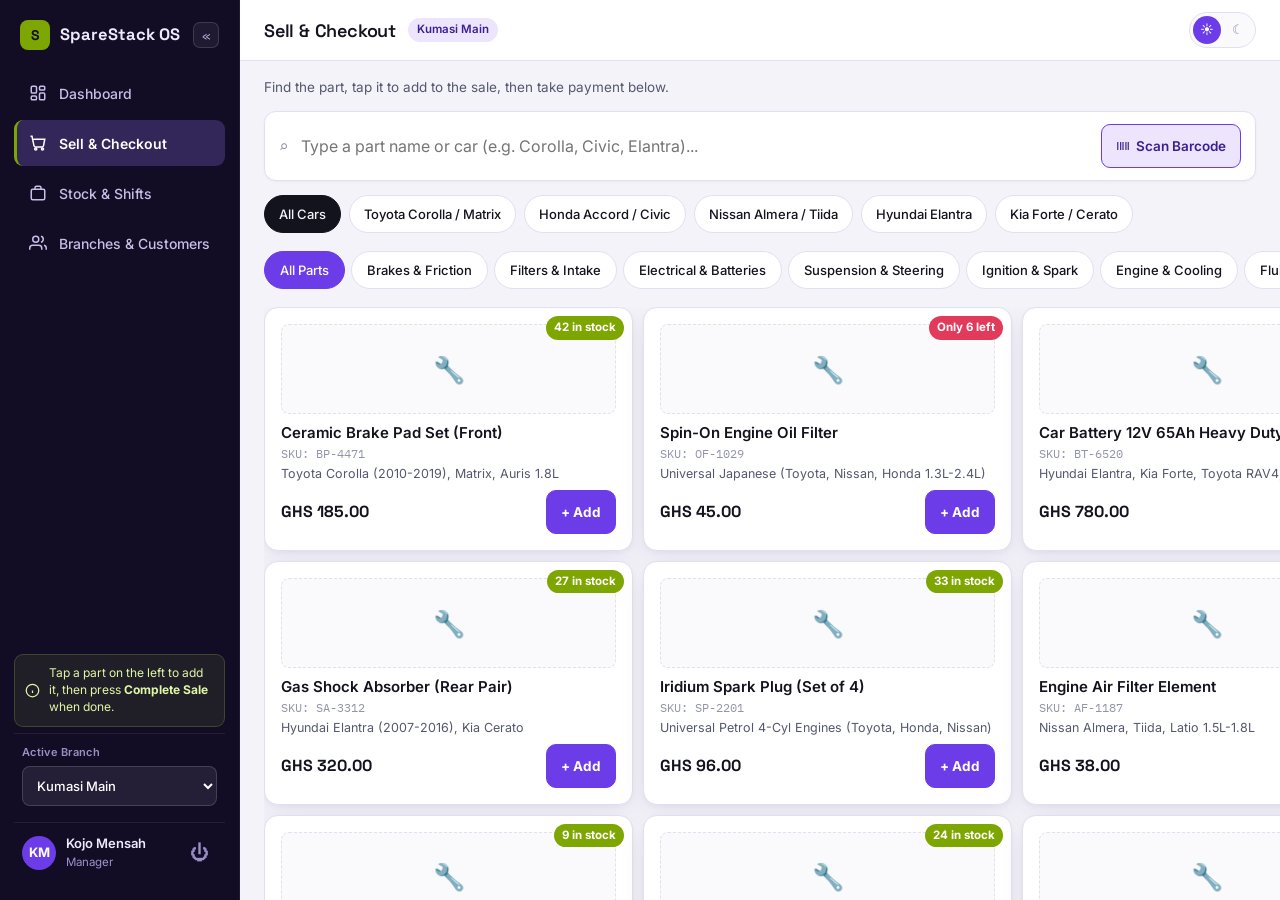
<file: preview.html>
<!DOCTYPE html>
<html lang="en" data-theme="light">
<head>
<meta charset="UTF-8">
<meta name="viewport" content="width=device-width, initial-scale=1.0">
<title>SpareStack OS — Live App Preview (pv.html design applied)</title>
<style>
@import url('https://fonts.googleapis.com/css2?family=Space+Grotesk:wght@500;600;700&family=Inter:wght@400;500;600;700&family=IBM+Plex+Mono:wght@500;600&display=swap');

:root {
  --bg: #F4F3FA; --panel: #FFFFFF; --panel-raised: #FAFAFD;
  --ink: #12131D; --ink-soft: #55576D; --ink-faint: #9295AA; --line: #E2E0EE;
  --accent: #6C3CE9; --accent-ink: #3D1F94; --accent-tint: #ECE5FD;
  --lime: #7EA600; --lime-ink: #385000; --lime-tint: #EBF6CE;
  --coral: #E23A5A; --coral-ink: #8A1030; --coral-tint: #FCE1E7;
  --radius: 12px;
  --shadow-sm: 0 1px 3px rgba(20, 10, 60, 0.04);
  --shadow: 0 2px 5px rgba(20, 10, 60, 0.04), 0 10px 28px rgba(20, 10, 60, 0.06);
  --shadow-lg: 0 16px 36px rgba(20, 10, 60, 0.14);
}
[data-theme="dark"] {
  --bg: #0C0D14; --panel: #151620; --panel-raised: #1C1D2B; --ink: #F2F1FA;
  --ink-soft: #A3A5BE; --ink-faint: #6A6D83; --line: #292B3C;
  --accent: #9A7BFA; --accent-ink: #E4DBFF; --accent-tint: #241C44;
  --lime: #C6FF3D; --lime-ink: #1C2A00; --lime-tint: #202D08;
  --coral: #FF6B81; --coral-ink: #FFE4E8; --coral-tint: #3E1622;
  --shadow-sm: 0 1px 3px rgba(0,0,0,0.3);
  --shadow: 0 2px 6px rgba(0,0,0,0.4), 0 12px 30px rgba(0,0,0,0.5);
  --shadow-lg: 0 18px 40px rgba(0,0,0,0.7);
}
[data-theme="dark"] h1, [data-theme="dark"] h2, [data-theme="dark"] h3, [data-theme="dark"] h4,
[data-theme="dark"] .cart h3, [data-theme="dark"] .product-card .p-name { color:#FFFFFF !important; }

* { box-sizing: border-box; -webkit-tap-highlight-color: transparent; }
html, body {
  margin:0; padding:0; width:100%; height:100%;
  background: var(--bg); color: var(--ink);
  font-family:'Inter',-apple-system,BlinkMacSystemFont,sans-serif;
  font-size:16px; line-height:1.5; transition:background .2s ease,color .2s ease;
  overflow:hidden;
}
h1,h2,h3,h4 { font-family:'Space Grotesk',sans-serif; font-weight:600; margin:0; letter-spacing:-0.2px; }
.mono { font-family:'IBM Plex Mono',monospace; }
button,input,select,textarea { font-family:inherit; }
button { touch-action:manipulation; }

/* ================= SHELL LAYOUT ================= */
.shell-flex { display:flex; height:100vh; }

.sidebar {
  width:240px; flex-shrink:0; background:#120C25; color:#EDEAFC; display:flex; flex-direction:column;
  padding:18px 14px; border-right:1px solid rgba(255,255,255,0.06); z-index:50;
  height:100vh; overflow-y:auto;
  transition: width .22s cubic-bezier(.4,0,.2,1), padding .22s cubic-bezier(.4,0,.2,1), transform .25s ease;
}
[data-theme="dark"] .sidebar { background:#08060F; }

.sidebar .brand { display:flex; align-items:center; gap:10px; font-family:'Space Grotesk'; font-weight:700; font-size:16.5px; padding:2px 6px 20px; position:relative; }
.sidebar .brand .mark { width:30px; height:30px; border-radius:8px; background:var(--lime); color:#120C25; display:flex; align-items:center; justify-content:center; font-weight:800; font-size:14px; flex-shrink:0; }
.sidebar .brand-label { overflow:hidden; white-space:nowrap; }

.sidebar-toggle {
  width:26px; height:26px; flex-shrink:0; border-radius:7px; border:1px solid rgba(255,255,255,0.14);
  background:rgba(255,255,255,0.06); color:#B6ACDA; cursor:pointer; display:flex; align-items:center; justify-content:center;
  font-size:13px; line-height:1; margin-left:auto;
}
.sidebar-toggle:hover { color:#fff; background:rgba(255,255,255,0.14); }

.sidebar nav { display:flex; flex-direction:column; gap:4px; }
.sidebar nav button {
  display:flex; align-items:center; gap:12px; background:transparent; border:none; color:#C7BFE6; text-align:left;
  padding:12px 12px; border-radius:9px; font-size:14px; cursor:pointer; font-weight:500; border-left:3px solid transparent;
  transition:background .15s,color .15s; min-height:46px; width:100%; white-space:nowrap; overflow:hidden;
}
.sidebar nav button svg { flex-shrink:0; }
.sidebar nav button .nav-label { overflow:hidden; text-overflow:ellipsis; }
.sidebar nav button:hover { background:rgba(255,255,255,0.08); color:#fff; }
.sidebar nav button.active { background:rgba(154,123,250,0.24); color:#fff; border-left-color:var(--lime); font-weight:600; }
.sidebar .spacer { flex:1; min-height:12px; }

.sidebar .helpline {
  display:flex; align-items:center; gap:9px; padding:10px 10px; margin-bottom:6px; border-radius:9px;
  background:rgba(198,255,61,0.08); border:1px solid rgba(198,255,61,0.18); color:#DFF7A6; font-size:12px; line-height:1.4;
}
.sidebar .helpline svg { flex-shrink:0; margin-top:1px; }

.branch-select-wrap { padding:10px 8px; margin-bottom:6px; border-top:1px solid rgba(255,255,255,0.08); }
.branch-select-wrap label { font-size:11px; letter-spacing:0.3px; color:#9A8FC2; display:block; margin-bottom:6px; font-weight:600; white-space:nowrap; overflow:hidden; }
.branch-select { width:100%; padding:9px 10px; border-radius:8px; background:rgba(255,255,255,0.08); border:1px solid rgba(255,255,255,0.15); color:#fff; font-size:13px; font-weight:500; cursor:pointer; outline:none; min-height:40px; }
.branch-select option { background:#1B1238; color:#fff; }

.userchip { display:flex; align-items:center; gap:10px; padding:10px 8px; border-top:1px solid rgba(255,255,255,0.08); }
.userchip .av { width:34px; height:34px; border-radius:50%; background:var(--accent); display:flex; align-items:center; justify-content:center; font-size:13px; font-weight:700; color:#fff; flex-shrink:0; }
.userchip .name { font-size:13px; font-weight:600; white-space:nowrap; overflow:hidden; text-overflow:ellipsis; }
.userchip .role { font-size:11.5px; color:#9E91CA; white-space:nowrap; }
.userchip .logout { background:transparent; border:none; color:#9E91CA; cursor:pointer; margin-left:auto; font-size:19px; padding:8px; flex-shrink:0; }
.userchip .logout:hover { color:#fff; }

/* ---- Collapsed (desktop icon rail) ---- */
#appShell.sidebar-collapsed .sidebar { width:72px; padding:18px 10px; }
#appShell.sidebar-collapsed .brand { justify-content:center; padding:2px 0 18px; }
#appShell.sidebar-collapsed .brand-label,
#appShell.sidebar-collapsed .sidebar-toggle,
#appShell.sidebar-collapsed .helpline,
#appShell.sidebar-collapsed .nav-label,
#appShell.sidebar-collapsed .branch-select-wrap label,
#appShell.sidebar-collapsed .branch-select,
#appShell.sidebar-collapsed .userchip .name,
#appShell.sidebar-collapsed .userchip .role,
#appShell.sidebar-collapsed .userchip .logout {
  display:none;
}
#appShell.sidebar-collapsed .sidebar-toggle-collapsed {
  display:flex !important; margin:0 auto;
}
#appShell.sidebar-collapsed nav button {
  justify-content:center; padding:12px 0;
}
#appShell.sidebar-collapsed .branch-select-wrap,
#appShell.sidebar-collapsed .userchip {
  justify-content:center;
  padding:10px 0;
}
.sidebar-toggle-collapsed {
  display:none; width:32px; height:32px; border-radius:8px; border:1px solid rgba(255,255,255,0.14);
  background:rgba(255,255,255,0.06); color:#B6ACDA; cursor:pointer; align-items:center; justify-content:center; font-size:13px;
}
.sidebar-toggle-collapsed:hover { color:#fff; background:rgba(255,255,255,0.14); }

.btn-mobile-menu { display:none; background:transparent; border:none; color:var(--ink); padding:8px; cursor:pointer; font-size:20px; line-height:1; border-radius:8px; min-width:44px; min-height:44px; align-items:center; justify-content:center; }
.sidebar-backdrop { display:none; position:fixed; inset:0; background:rgba(0,0,0,0.5); backdrop-filter:blur(2px); z-index:45; }

/* ================= MAIN COLUMN ================= */
.main { flex:1; display:flex; flex-direction:column; min-width:0; height:100vh; overflow-y:auto; }

.topbar { display:flex; align-items:center; gap:12px; padding:12px 24px; border-bottom:1px solid var(--line); background:var(--panel); position:sticky; top:0; z-index:30; flex-shrink:0; }
.topbar h1 { font-size:18px; white-space:nowrap; }
.topbar .badge-branch { font-size:11.5px; font-weight:600; padding:3px 9px; border-radius:20px; background:var(--accent-tint); color:var(--accent-ink); white-space:nowrap; }
.topbar-actions { margin-left:auto; display:flex; align-items:center; gap:10px; }
.themeToggle { display:flex; align-items:center; gap:3px; background:var(--panel-raised); border:1px solid var(--line); border-radius:20px; padding:3px; cursor:pointer; }
.themeToggle .opt { width:28px; height:28px; border-radius:50%; display:flex; align-items:center; justify-content:center; color:var(--ink-faint); font-size:13px; }
.themeToggle .opt.sel { background:var(--accent); color:#fff; }

.view { padding:20px 24px 44px; max-width:1240px; margin:0 auto; width:100%; }
.page-help { font-size:13.5px; color:var(--ink-soft); margin:-4px 0 14px; }

.scanbar { display:flex; align-items:center; gap:10px; background:var(--panel); border:1px solid var(--line); border-radius:var(--radius); padding:12px 14px; margin-bottom:14px; box-shadow:var(--shadow-sm); }
.scanbar input { flex:1; border:none; outline:none; font-size:16px; background:transparent; color:var(--ink); min-width:0; }
.btn-scan { background:var(--accent-tint); color:var(--accent-ink); border:1px solid var(--accent); padding:8px 14px; border-radius:9px; font-size:13.5px; font-weight:600; cursor:pointer; display:flex; align-items:center; gap:6px; white-space:nowrap; min-height:44px; }

.fitment-bar { display:flex; gap:8px; margin-bottom:12px; overflow-x:auto; padding-bottom:6px; scrollbar-width:none; -webkit-overflow-scrolling:touch; }
.fitment-bar::-webkit-scrollbar { display:none; }
.fitment-tag { font-size:13px; padding:8px 14px; border-radius:20px; border:1px solid var(--line); background:var(--panel); cursor:pointer; white-space:nowrap; font-weight:500; min-height:38px; display:flex; align-items:center; }
.fitment-tag.active { background:var(--ink); color:var(--bg); border-color:var(--ink); }

.cats { display:flex; gap:6px; margin-bottom:12px; overflow-x:auto; padding-bottom:6px; scrollbar-width:none; -webkit-overflow-scrolling:touch; }
.cats::-webkit-scrollbar { display:none; }
.cats span { font-size:13px; padding:8px 15px; border-radius:20px; border:1px solid var(--line); cursor:pointer; background:var(--panel); font-weight:500; white-space:nowrap; min-height:38px; display:flex; align-items:center; }
.cats span.active { background:var(--accent); color:#fff; border-color:var(--accent); }

.pos-grid { display:grid; grid-template-columns:1fr 1.8fr; gap:18px; align-items:start; }
.product-grid { display:grid; grid-template-columns:repeat(3,1fr); gap:10px; max-height:600px; overflow-y:auto; padding-right:2px; }

.product-pager { display:none; align-items:center; justify-content:center; gap:14px; margin-top:12px; }
.product-pager.show { display:flex; }
.pager-btn {
  width:44px; height:44px; border-radius:10px; border:1px solid var(--line); background:var(--panel);
  color:var(--ink); font-size:18px; font-weight:700; cursor:pointer; display:flex; align-items:center; justify-content:center; flex-shrink:0;
}
.pager-btn:disabled { opacity:0.35; cursor:not-allowed; }
.pager-status { font-size:13.5px; font-weight:600; color:var(--ink-soft); min-width:64px; text-align:center; white-space:nowrap; }
.product-card { background:var(--panel); border:1px solid var(--line); border-radius:14px; padding:16px; position:relative; box-shadow:var(--shadow); display:flex; flex-direction:column; }
.product-card .stockbadge { position:absolute; top:8px; right:8px; font-size:11.5px; padding:3px 8px; border-radius:20px; font-weight:700; z-index:1; }
.stockbadge.ok { background:var(--lime); color:#fff; }
.stockbadge.low { background:var(--coral); color:#fff; }
.product-card .thumb-placeholder { width:100%; height:90px; border-radius:8px; margin-bottom:6px; display:flex; flex-direction:column; align-items:center; justify-content:center; gap:3px; background:var(--panel-raised); border:1.5px dashed var(--line); color:var(--ink-faint); font-size:26px; }
.product-card .thumb { width:100%; height:90px; object-fit:cover; border-radius:8px; margin-bottom:6px; background:var(--bg); }
.product-card .p-name { font-weight:600; font-size:15px; margin:3px 0 2px; line-height:1.3; }
.product-card .p-sku { font-size:12px; color:var(--ink-faint); margin-bottom:3px; }
.product-card .p-fits { font-size:12.5px; color:var(--ink-soft); line-height:1.3; margin-bottom:8px; flex:1; }
.product-card .p-row { display:flex; justify-content:space-between; align-items:center; margin-top:auto; gap:8px; }
.product-card .p-price { font-weight:700; font-size:16px; font-family:'Space Grotesk'; }
.btn-add-cart { min-width:48px; height:44px; padding:0 14px; border-radius:10px; border:1px solid var(--accent); background:var(--accent); cursor:pointer; font-size:13.5px; color:#fff; font-weight:700; display:flex; align-items:center; justify-content:center; gap:5px; white-space:nowrap; }
.btn-add-cart:hover { opacity:0.9; }
.btn-add-cart:disabled { background:var(--line); border-color:var(--line); color:var(--ink-faint); cursor:not-allowed; }

.cart {
  background:var(--panel); border:1px solid var(--line); border-radius:14px; padding:16px; box-shadow:var(--shadow);
  position:sticky; top:16px;
  max-height:calc(100vh - 32px);
  display:flex; flex-direction:column;
  overflow:hidden;
}
.cart h3 { font-size:16px; display:flex; align-items:center; justify-content:space-between; flex-shrink:0; }
.cart-scroll { overflow-y:auto; flex:1; min-height:0; }
.cart-items { margin:10px 0; display:flex; flex-direction:column; gap:8px; max-height:180px; overflow-y:auto; min-height:36px; }
.cart-items .empty { color:var(--ink-faint); font-size:14px; padding:20px 8px; text-align:center; line-height:1.5; }
.cart-line { display:flex; justify-content:space-between; align-items:center; font-size:14px; gap:6px; padding-bottom:8px; border-bottom:1px solid var(--line); flex-wrap:wrap; }
.cart-line:last-child { border-bottom:none; }
.cart-line .txt { font-weight:500; font-size:14px; flex:1 1 100%; overflow:hidden; text-overflow:ellipsis; white-space:nowrap; }
.cart-line .qty-controls { display:flex; align-items:center; gap:6px; width:100%; }
.cart-line .qty-btn { width:32px; height:32px; border-radius:8px; border:1px solid var(--line); background:var(--panel-raised); cursor:pointer; font-size:16px; display:flex; align-items:center; justify-content:center; font-weight:600; }
.cart-line .qty-num { min-width:22px; text-align:center; font-weight:600; }
.cart-line .lprice { margin-left:auto; font-weight:600; }
.cart-line .rm { cursor:pointer; color:var(--ink-faint); font-size:13px; padding:6px; border-radius:6px; }
.cart-line .rm:hover { color:var(--coral); background:var(--coral-tint); }
.cart-perf { height:1px; margin:12px -16px; background:repeating-linear-gradient(to right, var(--line) 0 6px, transparent 6px 12px); flex-shrink:0; }

.customer-select-bar { margin:8px 0; flex-shrink:0; }
.customer-select-bar select { width:100%; padding:11px 12px; border-radius:8px; border:1px solid var(--line); font-size:15px; background:var(--panel); color:var(--ink); min-height:46px; }

.totals { flex-shrink:0; }
.totals div { display:flex; justify-content:space-between; font-size:14px; color:var(--ink-soft); margin:4px 0; }
.totals .grand { font-size:19px; font-weight:700; color:var(--ink); margin-top:6px; padding-top:7px; border-top:1px solid var(--line); font-family:'Space Grotesk'; }

.paymethods { display:grid; grid-template-columns:repeat(4,1fr); gap:6px; margin:12px 0; flex-shrink:0; }
.paymethods button { padding:10px 2px; border-radius:9px; border:1px solid var(--line); background:var(--panel); font-size:13px; font-weight:600; cursor:pointer; color:var(--ink); text-align:center; min-height:46px; }
.paymethods button.sel { background:var(--accent-tint); border-color:var(--accent); color:var(--accent-ink); }

.completebtn { width:100%; padding:14px 0; border:none; border-radius:10px; background:var(--lime); color:var(--lime-ink); font-size:16px; font-weight:700; cursor:pointer; min-height:54px; flex-shrink:0; margin-top:10px; }
.completebtn:disabled { background:var(--line); color:var(--ink-faint); cursor:not-allowed; }

.btn-dark { background:var(--ink); color:var(--bg); border:none; padding:11px 15px; border-radius:9px; font-size:14px; font-weight:500; cursor:pointer; white-space:nowrap; min-height:46px; }

.modal-backdrop { position:fixed; inset:0; background:rgba(12,8,30,0.6); backdrop-filter:blur(3px); display:none; align-items:center; justify-content:center; z-index:100; padding:16px; }
.modal-backdrop.show { display:flex; }
.modal { background:var(--panel); border-radius:16px; padding:22px; width:100%; max-width:440px; border:1px solid var(--line); box-shadow:var(--shadow-lg); max-height:90vh; overflow-y:auto; }
.modal h3 { font-size:18px; margin-bottom:6px; }
.modal label { font-size:13.5px; font-weight:500; color:var(--ink-soft); display:block; margin:12px 0 5px; }
.modal input, .modal select { width:100%; padding:11px 12px; border:1px solid var(--line); border-radius:8px; font-size:16px; background:var(--panel); color:var(--ink); min-height:46px; }
.modal-actions { display:flex; justify-content:flex-end; gap:8px; margin-top:20px; flex-wrap:wrap; }
.modal-actions button { padding:11px 18px; border-radius:9px; border:1px solid var(--line); background:var(--panel); cursor:pointer; font-size:14px; font-weight:600; color:var(--ink); min-height:46px; flex:1; }

#toastContainer { position:fixed; bottom:20px; right:20px; left:20px; display:flex; flex-direction:column; gap:8px; z-index:200; pointer-events:none; max-width:360px; margin-left:auto; align-items:flex-end; }
.toast { background:var(--ink); color:var(--bg); padding:13px 18px; border-radius:10px; font-size:14px; font-weight:500; box-shadow:var(--shadow-lg); pointer-events:auto; animation:toastIn .18s ease; display:flex; align-items:center; gap:8px; }
@keyframes toastIn { from{opacity:0; transform:translateY(6px);} to{opacity:1; transform:translateY(0);} }

/* ============ RESPONSIVE ============ */
@media (max-width:1280px) and (min-width:1025px) {
  #appShell:not(.sidebar-collapsed) .pos-grid { grid-template-columns:1fr 1.5fr; gap:14px; }
}

@media (max-width:1024px) {
  html, body { overflow:auto; height:auto; }
  .shell-flex { height:auto; min-height:100vh; }
  .sidebar { position:fixed; top:0; bottom:0; left:0; width:270px; padding:18px 14px; transform:translateX(-100%); box-shadow:var(--shadow-lg); height:100vh; }
  .sidebar.mobile-open { transform:translateX(0); }
  .sidebar-backdrop.mobile-open { display:block; }
  #appShell.sidebar-collapsed .sidebar { width:270px; padding:18px 14px; }
  #appShell.sidebar-collapsed .brand-label,
  #appShell.sidebar-collapsed .sidebar-toggle,
  #appShell.sidebar-collapsed .helpline,
  #appShell.sidebar-collapsed .nav-label,
  #appShell.sidebar-collapsed .branch-select-wrap label,
  #appShell.sidebar-collapsed .branch-select,
  #appShell.sidebar-collapsed .userchip .name,
  #appShell.sidebar-collapsed .userchip .role,
  #appShell.sidebar-collapsed .userchip .logout { display:revert; }
  #appShell.sidebar-collapsed .brand { justify-content:flex-start; padding:2px 6px 20px; }
  #appShell.sidebar-collapsed nav button { justify-content:flex-start; padding:12px 12px; }
  .sidebar-toggle-collapsed { display:none !important; }
  .btn-mobile-menu { display:flex; }
  .main { height:auto; overflow:visible; }
  .pos-grid { display:flex; flex-direction:column; gap:16px; }
  .pos-grid .cart { order:-1; position:static; max-height:none; }
  .cart-items { max-height:260px; }
}

@media (max-width:768px) {
  .topbar { padding:10px 12px; gap:8px; }
  .topbar h1 { font-size:16px; }
  .topbar .badge-branch { display:none; }
  .view { padding:14px 12px 100px; }
  .pos-grid > div:first-child { width:100%; max-width:100%; }
  .product-grid { grid-template-columns:1fr; grid-auto-rows:auto; max-height:none; overflow:visible; gap:10px; width:100%; }
  .product-card { width:100%; }
  .product-card .stockbadge { top:8px; right:8px; font-size:11px; padding:2px 7px; }
  .product-card .thumb-placeholder, .product-card .thumb { width:100%; height:52px; font-size:20px; margin-bottom:6px; }
  .product-card .p-name { font-size:14px; }
  .product-card .p-sku { font-size:11.5px; }
  .product-card .p-fits { font-size:12px; margin-bottom:8px; }
  .product-card .p-row { flex-direction:row; justify-content:space-between; align-items:center; margin-top:2px; gap:8px; }
  .product-card .p-price { font-size:15px; }
  .btn-add-cart { min-width:80px; padding:0 12px; font-size:13px; height:38px; }
  .scanbar { padding:10px 12px; flex-wrap:wrap; }
  .scanbar input { flex:1 1 100%; order:1; min-width:0; }
  .btn-scan { flex:1 1 100%; order:2; justify-content:center; }
  .cart { padding:14px; border-radius:12px; width:100%; }
  .paymethods { grid-template-columns:1fr 1fr; }
}

@media (max-width:420px) {
  .product-card .thumb-placeholder, .product-card .thumb { height:44px; font-size:18px; }
  .product-card .p-name { font-size:13px; }
  .product-card .p-price { font-size:14px; }
  .btn-add-cart { min-width:72px; font-size:12px; height:36px; }
}

@media (prefers-reduced-motion: reduce) {
  * { transition:none !important; animation:none !important; }
}
button:focus-visible, input:focus-visible, select:focus-visible, [tabindex]:focus-visible {
  outline:2px solid var(--accent); outline-offset:2px;
}
</style>
</head>
<body>

<div id="toastContainer"></div>

<div id="appShell" class="">
<div class="shell-flex">
  <div class="sidebar-backdrop" id="sidebarBackdrop" onclick="toggleMobileSidebar(false)"></div>

  <div class="sidebar" id="appSidebar">
    <div class="brand">
      <span class="mark">S</span><span class="brand-label">SpareStack OS</span>
      <button class="sidebar-toggle" id="btnCollapse" onclick="toggleCollapse()" title="Make the menu smaller" aria-label="Collapse menu">«</button>
    </div>
    <button class="sidebar-toggle-collapsed" id="btnExpand" onclick="toggleCollapse()" title="Show the full menu" aria-label="Expand menu">»</button>

    <nav>
      <button onclick="navToast('Dashboard Overview')">
        <svg width="18" height="18" viewBox="0 0 24 24" fill="none" stroke="currentColor" stroke-width="2"><rect x="3" y="3" width="7" height="9" rx="1.5"/><rect x="14" y="3" width="7" height="5" rx="1.5"/><rect x="14" y="12" width="7" height="9" rx="1.5"/><rect x="3" y="16" width="7" height="5" rx="1.5"/></svg>
        <span class="nav-label">Dashboard</span>
      </button>
      <button class="active" onclick="toggleMobileSidebar(false)">
        <svg width="18" height="18" viewBox="0 0 24 24" fill="none" stroke="currentColor" stroke-width="2"><circle cx="9" cy="20" r="1.4"/><circle cx="18" cy="20" r="1.4"/><path d="M2 3h2l2.6 12.6a2 2 0 0 0 2 1.6h8.8a2 2 0 0 0 2-1.6L21 7H6"/></svg>
        <span class="nav-label">Sell &amp; Checkout</span>
      </button>
      <button onclick="navToast('Stock & Shifts')">
        <svg width="18" height="18" viewBox="0 0 24 24" fill="none" stroke="currentColor" stroke-width="2"><rect x="3" y="7" width="18" height="14" rx="2"/><path d="M8 7V5a2 2 0 0 1 2-2h4a2 2 0 0 1 2 2v2"/></svg>
        <span class="nav-label">Stock &amp; Shifts</span>
      </button>
      <button onclick="navToast('Branches & Customers')">
        <svg width="18" height="18" viewBox="0 0 24 24" fill="none" stroke="currentColor" stroke-width="2"><path d="M17 21v-2a4 4 0 0 0-4-4H5a4 4 0 0 0-4 4v2"/><circle cx="9" cy="7" r="4"/><path d="M23 21v-2a4 4 0 0 0-3-3.87M16 3.13a4 4 0 0 1 0 7.75"/></svg>
        <span class="nav-label">Branches &amp; Customers</span>
      </button>
    </nav>

    <div class="spacer"></div>

    <div class="helpline">
      <svg width="15" height="15" viewBox="0 0 24 24" fill="none" stroke="currentColor" stroke-width="2"><circle cx="12" cy="12" r="10"/><path d="M12 16v-4M12 8h.01"/></svg>
      <span>Tap a part on the left to add it, then press <strong>Complete Sale</strong> when done.</span>
    </div>

    <div class="branch-select-wrap">
      <label>Active Branch</label>
      <select class="branch-select">
        <option>Kumasi Main</option>
        <option>Accra Spintex</option>
        <option>Takoradi Depot</option>
      </select>
    </div>
    <div class="userchip">
      <div class="av">KM</div>
      <div style="min-width:0;">
        <div class="name">Kojo Mensah</div>
        <div class="role">Manager</div>
      </div>
      <button class="logout" title="Log Out">⏻</button>
    </div>
  </div>

  <div class="main">
    <div class="topbar">
      <button class="btn-mobile-menu" onclick="toggleMobileSidebar(true)" aria-label="Open Menu">
        <svg width="22" height="22" viewBox="0 0 24 24" fill="none" stroke="currentColor" stroke-width="2.2"><path d="M3 12h18M3 6h18M3 18h18"/></svg>
      </button>
      <h1>Sell &amp; Checkout</h1>
      <span class="badge-branch">Kumasi Main</span>
      <div class="topbar-actions">
        <div class="themeToggle" onclick="toggleTheme()" title="Switch light/dark">
          <div class="opt sel" id="lightOpt">☀</div>
          <div class="opt" id="darkOpt">☾</div>
        </div>
      </div>
    </div>

    <div class="view">
      <p class="page-help">Find the part, tap it to add to the sale, then take payment below.</p>

      <div class="scanbar">
        <span class="mono" style="color:var(--ink-faint); font-size:16px;">⌕</span>
        <input id="posSearch" placeholder="Type a part name or car (e.g. Corolla, Civic, Elantra)..." oninput="currentPage=1; renderProducts()">
        <button class="btn-scan" onclick="simulateScan()">
          <svg width="14" height="14" viewBox="0 0 24 24" fill="none" stroke="currentColor" stroke-width="2"><path d="M3 5v14M8 5v14M12 5v14M17 5v14M21 5v14"/></svg>
          Scan Barcode
        </button>
      </div>

      <div class="fitment-bar" id="fitmentBar">
        <span class="fitment-tag active" data-v="all" onclick="selectVehicle('all', this)">All Cars</span>
        <span class="fitment-tag" data-v="Toyota" onclick="selectVehicle('Toyota', this)">Toyota Corolla / Matrix</span>
        <span class="fitment-tag" data-v="Honda" onclick="selectVehicle('Honda', this)">Honda Accord / Civic</span>
        <span class="fitment-tag" data-v="Nissan" onclick="selectVehicle('Nissan', this)">Nissan Almera / Tiida</span>
        <span class="fitment-tag" data-v="Hyundai" onclick="selectVehicle('Hyundai', this)">Hyundai Elantra</span>
        <span class="fitment-tag" data-v="Kia" onclick="selectVehicle('Kia', this)">Kia Forte / Cerato</span>
      </div>

      <div class="pos-grid">
        <div>
          <div class="cats" id="cats"></div>
          <div class="product-grid" id="productGrid"></div>
          <div class="product-pager" id="productPager">
            <button class="pager-btn" id="pagerPrev" onclick="pagerGo(-1)" aria-label="Previous parts">‹</button>
            <span class="pager-status" id="pagerStatus">1 of 1</span>
            <button class="pager-btn" id="pagerNext" onclick="pagerGo(1)" aria-label="More parts">›</button>
          </div>
        </div>

        <div class="cart">
          <h3>This Sale <span class="mono" id="itemCount" style="font-size:12px; color:var(--ink-faint); font-weight:500;">0 items</span></h3>

          <div class="cart-scroll">
            <div style="display:flex; gap:6px; background:var(--panel-raised); border:1px solid var(--line); border-radius:8px; padding:3px; margin:10px 0;">
              <button style="flex:1; border:none; padding:9px 0; min-height:42px; border-radius:6px; font-size:13px; font-weight:600; cursor:pointer; background:var(--accent); color:#fff;" id="btnRetailTier" onclick="toggleWholesale(false)">Full Price</button>
              <button style="flex:1; border:none; padding:9px 0; min-height:42px; border-radius:6px; font-size:13px; font-weight:600; cursor:pointer; background:transparent; color:var(--ink-soft);" id="btnWholesaleTier" onclick="toggleWholesale(true)">Mechanic Price (−15%)</button>
            </div>

            <div class="customer-select-bar">
              <select id="posCustomerSelect">
                <option value="">Walk-in customer (no account)</option>
                <option value="1">Kojo Mensah — Precise Wheels Auto Clinic · Bal: GHS 1200.00</option>
                <option value="2">Ama Boateng — Boateng Motors Garage · Bal: GHS 0.00</option>
              </select>
            </div>

            <button class="btn-dark" style="width:100%; margin:0 0 10px; min-height:48px; background:var(--panel-raised); border:1px solid var(--line); color:var(--ink); font-weight:600; font-size:14px;" onclick="openManualModal()">
              + Type in an item that isn't listed
            </button>

            <div class="cart-items" id="cartItems">
              <div class="empty">Nothing added yet.<br>Tap a part above to start the sale.</div>
            </div>

            <div class="cart-perf"></div>

            <div class="totals">
              <div><span>Items Subtotal</span><span id="tSub" class="mono">GHS 0.00</span></div>
              <div><span>VAT (15%)</span><span id="tVat" class="mono">GHS 0.00</span></div>
              <div class="grand"><span>Customer Pays</span><span id="tTotal" class="mono">GHS 0.00</span></div>
            </div>

            <p style="font-size:12.5px; color:var(--ink-soft); margin:10px 0 4px;">How is the customer paying?</p>
            <div class="paymethods" id="payMethods">
              <button class="sel" data-m="Cash" onclick="selectPay('Cash', this)">Cash</button>
              <button data-m="MoMo" onclick="selectPay('MoMo', this)">MoMo</button>
              <button data-m="Card" onclick="selectPay('Card', this)">Card</button>
              <button data-m="Credit" onclick="selectPay('Credit', this)">On Credit</button>
            </div>

            <div id="cashChangeSection" style="display:none; margin:10px 0 0;">
              <label style="font-size:13px; font-weight:500; color:var(--ink-soft); display:block; margin-bottom:4px;">Cash handed over by the customer</label>
              <input type="number" id="cashGiven" step="0.01" min="0" placeholder="e.g. 250" style="width:100%; padding:12px 14px; border:1px solid var(--line); border-radius:8px; font-size:16px; background:var(--panel); color:var(--ink); min-height:48px;" oninput="updateChangeDisplay()">
              <div style="display:flex; justify-content:space-between; align-items:center; font-size:15px; font-weight:700; margin-top:10px; padding-top:10px; border-top:1px dashed var(--line);">
                <span>Give back as change</span><span id="changeAmount" class="mono" style="color:var(--lime-ink);">GHS 0.00</span>
              </div>
            </div>

            <button class="completebtn" id="completeBtn" disabled onclick="executeCheckout()">Add items to continue</button>

            <button class="btn-dark" style="width:100%; margin-top:8px; padding:11px 0; min-height:46px; background:var(--panel-raised); border:1px solid var(--line); color:var(--ink); font-weight:600; font-size:14px;" onclick="toast('Price quote created (preview only)')">
              📄 Print a Quote (No Payment Yet)
            </button>
          </div>
        </div>
      </div>
    </div>
  </div>
</div>
</div>

<!-- Manual item modal -->
<div class="modal-backdrop" id="manualItemModal">
  <div class="modal">
    <h3>Add an Item Not on the List</h3>
    <p style="font-size:13.5px; color:var(--ink-soft); margin-bottom:4px;">Type the name, the price for one, and how many the customer is buying.</p>
    <label>What is it?</label>
    <input type="text" id="manualItemName" placeholder="e.g. Wiper blade pair, labour charge">
    <label>Price for One (GHS)</label>
    <input type="number" id="manualItemPrice" step="0.01" min="0" placeholder="e.g. 120">
    <label>How Many?</label>
    <input type="number" id="manualItemQty" min="1" value="1">
    <div class="modal-actions">
      <button onclick="closeManualModal()">Cancel</button>
      <button style="background:var(--accent); color:#fff; border-color:var(--accent);" onclick="addManualItem()">Add to Sale</button>
    </div>
  </div>
</div>

<!-- Receipt modal -->
<div class="modal-backdrop" id="receiptModal">
  <div class="modal" style="max-width:380px;">
    <div id="receiptContent"></div>
    <div class="modal-actions" style="margin-top:16px; display:flex; flex-direction:column; gap:8px;">
      <button class="btn-dark" style="width:100%;" onclick="closeReceiptModal()">Done — Start Next Sale</button>
    </div>
  </div>
</div>

<script>
function toggleMobileSidebar(open){
  document.getElementById('appSidebar').classList.toggle('mobile-open', open);
  document.getElementById('sidebarBackdrop').classList.toggle('mobile-open', open);
}
function toggleCollapse(){
  document.getElementById('appShell').classList.toggle('sidebar-collapsed');
}
function navToast(name){ toast('This is a preview — only Sell & Checkout is wired up (' + name + ' is not wired here)'); }

// ---------- Sample data (matches the real API product shape) ----------
const PRODUCTS = [
  { id:1, name:"Ceramic Brake Pad Set (Front)", sku:"BP-4471", cat:"Brakes", fits:"Toyota Corolla (2010-2019), Matrix, Auris 1.8L", selling_price:185, cost:110, stock:42, low:5, vehicle:"Toyota" },
  { id:2, name:"Spin-On Engine Oil Filter", sku:"OF-1029", cat:"Filters", fits:"Universal Japanese (Toyota, Nissan, Honda 1.3L-2.4L)", selling_price:45, cost:18, stock:6, low:10, vehicle:"Toyota" },
  { id:3, name:"Car Battery 12V 65Ah Heavy Duty", sku:"BT-6520", cat:"Electrical", fits:"Hyundai Elantra, Kia Forte, Toyota RAV4, Honda CR-V", selling_price:780, cost:480, stock:18, low:4, vehicle:"all" },
  { id:4, name:"Gas Shock Absorber (Rear Pair)", sku:"SA-3312", cat:"Suspension", fits:"Hyundai Elantra (2007-2016), Kia Cerato", selling_price:320, cost:230, stock:27, low:4, vehicle:"Hyundai" },
  { id:5, name:"Iridium Spark Plug (Set of 4)", sku:"SP-2201", cat:"Ignition", fits:"Universal Petrol 4-Cyl Engines (Toyota, Honda, Nissan)", selling_price:96, cost:52, stock:33, low:8, vehicle:"all" },
  { id:6, name:"Engine Air Filter Element", sku:"AF-1187", cat:"Filters", fits:"Nissan Almera, Tiida, Latio 1.5L-1.8L", selling_price:38, cost:22, stock:5, low:8, vehicle:"Nissan" },
  { id:7, name:"Aluminum Radiator Assembly", sku:"RD-9021", cat:"Engine", fits:"Honda Accord (2008-2013) 2.4L Automatic", selling_price:650, cost:370, stock:9, low:3, vehicle:"Honda" },
  { id:8, name:"Full Synthetic Engine Oil 5W-30 (4L)", sku:"FL-5304", cat:"Fluids", fits:"Universal High Performance Gasoline & Diesel", selling_price:280, cost:150, stock:24, low:10, vehicle:"all" },
  { id:9, name:"Front Brake Disc Rotor (Pair)", sku:"BR-2210", cat:"Brakes", fits:"Honda Civic (2010-2015) 1.8L", selling_price:410, cost:260, stock:12, low:5, vehicle:"Honda" },
  { id:10, name:"Alternator 110A", sku:"AL-3390", cat:"Electrical", fits:"Nissan Almera / Tiida 1.5-1.6L", selling_price:890, cost:640, stock:3, low:4, vehicle:"Nissan" },
  { id:11, name:"Steering Rack End", sku:"SR-4499", cat:"Suspension", fits:"Kia Forte / Cerato (2013-2018)", selling_price:210, cost:140, stock:11, low:4, vehicle:"Kia" },
  { id:12, name:"Coolant Antifreeze 5L (Green)", sku:"FL-2201", cat:"Fluids", fits:"Universal — all engines", selling_price:95, cost:55, stock:31, low:8, vehicle:"all" },
];
const CATEGORIES = ["All Parts","Brakes & Friction","Filters & Intake","Electrical & Batteries","Suspension & Steering","Ignition & Spark","Engine & Cooling","Fluids & Lubricants"];

let cart = [];
let manualCounter = 1000;
let activeCat = "All Parts";
let activeVehicle = "all";
let isWholesale = false;
let payMethod = "Cash";
const VAT_RATE = 0.15;

const mobileQuery = window.matchMedia('(max-width:768px)');
let currentPage = 1;
const MOBILE_PAGE_SIZE = 4;

function isMobile(){ return mobileQuery.matches; }
function pagerGo(delta){ currentPage += delta; renderProducts(); }
function money(n){ return "GHS " + n.toFixed(2); }

function toast(msg){
  const c = document.getElementById('toastContainer');
  const t = document.createElement('div');
  t.className = 'toast';
  t.textContent = msg;
  c.appendChild(t);
  setTimeout(()=>t.remove(), 2600);
}

function toggleTheme(){
  const html = document.documentElement;
  const dark = html.getAttribute('data-theme') === 'dark';
  html.setAttribute('data-theme', dark ? 'light' : 'dark');
  document.getElementById('lightOpt').classList.toggle('sel', dark);
  document.getElementById('darkOpt').classList.toggle('sel', !dark);
}

function renderCats(){
  const wrap = document.getElementById('cats');
  wrap.innerHTML = CATEGORIES.map(c =>
    `<span class="${c===activeCat?'active':''}" onclick="selectCat('${c}', this)">${c}</span>`
  ).join('');
}
function selectCat(c, el){
  activeCat = c;
  currentPage = 1;
  document.querySelectorAll('#cats span').forEach(s=>s.classList.remove('active'));
  el.classList.add('active');
  renderProducts();
}
function selectVehicle(v, el){
  activeVehicle = v;
  currentPage = 1;
  document.querySelectorAll('.fitment-tag').forEach(s=>s.classList.remove('active'));
  el.classList.add('active');
  renderProducts();
}

function renderProducts(){
  const q = (document.getElementById('posSearch').value || '').toLowerCase();
  const grid = document.getElementById('productGrid');
  const pager = document.getElementById('productPager');
  let list = PRODUCTS.filter(p=>{
    const matchesCat = activeCat === "All Parts" || p.cat.includes(activeCat.split(' ')[0]) || activeCat.includes(p.cat);
    const vehicleHits = (p.fits||'').toLowerCase();
    const matchesVehicle = activeVehicle === "all" || p.vehicle === activeVehicle || p.vehicle === "all" || vehicleHits.includes(activeVehicle.toLowerCase());
    const matchesQ = !q || p.name.toLowerCase().includes(q) || p.fits.toLowerCase().includes(q) || p.sku.toLowerCase().includes(q);
    return matchesCat && matchesVehicle && matchesQ;
  });

  if (list.length === 0){
    grid.innerHTML = `<div style="grid-column:1/-1; text-align:center; padding:40px 12px; color:var(--ink-faint); font-size:14px;">No parts match "${q}". Try a different word, or add it as a custom item on the right.</div>`;
    pager.classList.remove('show');
    return;
  }

  if (isMobile()){
    const totalPages = Math.max(1, Math.ceil(list.length / MOBILE_PAGE_SIZE));
    if (currentPage > totalPages) currentPage = totalPages;
    if (currentPage < 1) currentPage = 1;
    const start = (currentPage - 1) * MOBILE_PAGE_SIZE;
    list = list.slice(start, start + MOBILE_PAGE_SIZE);
    pager.classList.add('show');
    document.getElementById('pagerStatus').textContent = `${currentPage} of ${totalPages}`;
    document.getElementById('pagerPrev').disabled = currentPage <= 1;
    document.getElementById('pagerNext').disabled = currentPage >= totalPages;
  } else {
    pager.classList.remove('show');
  }

  grid.innerHTML = list.map(p=>{
    const low = p.stock <= p.low;
    return `
    <div class="product-card">
      <span class="stockbadge ${low?'low':'ok'}">${p.stock<=0?'Out of Stock':(low?'Only '+p.stock+' left':p.stock+' in stock')}</span>
      <div class="thumb-placeholder">🔧</div>
      <div class="p-name">${p.name}</div>
      <div class="p-sku mono">SKU: ${p.sku}</div>
      <div class="p-fits">${p.fits}</div>
      <div class="p-row">
        <div class="p-price">${money(isWholesale ? p.selling_price*0.85 : p.selling_price)}</div>
        <button class="btn-add-cart" onclick="addToCart(${p.id})" ${p.stock<=0?'disabled':''}>${p.stock<=0?'Out':'+ Add'}</button>
      </div>
    </div>`;
  }).join('');
}

function addToCart(id){
  const p = PRODUCTS.find(x=>x.id===id);
  if (!p) return;
  const price = isWholesale ? p.selling_price * 0.85 : p.selling_price;
  const existing = cart.find(l=>l.id===id);
  if (existing){ existing.qty += 1; existing.price = price; }
  else cart.push({ id, name:p.name, price, qty:1 });
  toast(`Added: ${p.name}`);
  renderCart();
}

function changeQty(id, delta){
  const line = cart.find(l=>l.id===id);
  if (!line) return;
  line.qty += delta;
  if (line.qty <= 0) cart = cart.filter(l=>l.id!==id);
  renderCart();
}

function removeLine(id){ cart = cart.filter(l=>l.id!==id); renderCart(); }

function cartSubtotal(){ return cart.reduce((sum,l)=>sum + l.price*l.qty, 0); }
function cartTotal(){ return cartSubtotal() * (1+VAT_RATE); }

function renderCart(){
  const wrap = document.getElementById('cartItems');
  document.getElementById('itemCount').textContent = cart.reduce((s,l)=>s+l.qty,0) + " items";
  if (cart.length === 0) wrap.innerHTML = `<div class="empty">Nothing added yet.<br>Tap a part above to start the sale.</div>`;
  else wrap.innerHTML = cart.map(l=>`
      <div class="cart-line">
        <span class="txt">${l.name}</span>
        <div class="qty-controls">
          <button class="qty-btn" onclick="changeQty(${l.id},-1)" aria-label="Remove one">−</button>
          <span class="qty-num mono">${l.qty}</span>
          <button class="qty-btn" onclick="changeQty(${l.id},1)" aria-label="Add one">+</button>
          <span class="lprice mono">${money(l.price*l.qty)}</span>
          <span class="rm" onclick="removeLine(${l.id})" title="Remove item">✕</span>
        </div>
      </div>
    `).join('');

  const sub = cartSubtotal();
  const vat = sub * VAT_RATE;
  const total = sub + vat;
  document.getElementById('tSub').textContent = money(sub);
  document.getElementById('tVat').textContent = money(vat);
  document.getElementById('tTotal').textContent = money(total);

  const btn = document.getElementById('completeBtn');
  btn.disabled = cart.length === 0;
  btn.textContent = cart.length === 0 ? "Add items to continue" : `Complete Sale — Collect ${money(total)}`;
  if (payMethod === 'Cash') updateChangeDisplay();
}

function toggleWholesale(on){
  isWholesale = on;
  document.getElementById('btnRetailTier').style.background = on ? 'transparent' : 'var(--accent)';
  document.getElementById('btnRetailTier').style.color = on ? 'var(--ink-soft)' : '#fff';
  document.getElementById('btnWholesaleTier').style.background = on ? 'var(--accent)' : 'transparent';
  document.getElementById('btnWholesaleTier').style.color = on ? '#fff' : 'var(--ink-soft)';
  cart.forEach(l=>{ const p = PRODUCTS.find(x=>x.id===l.id); if (p) l.price = on ? p.selling_price*0.85 : p.selling_price; });
  renderProducts();
  renderCart();
}

function selectPay(m, el){
  payMethod = m;
  document.querySelectorAll('#payMethods button').forEach(b=>b.classList.remove('sel'));
  el.classList.add('sel');
  document.getElementById('cashChangeSection').style.display = (m === 'Cash') ? 'block' : 'none';
  if (m === 'Cash') updateChangeDisplay();
}

function updateChangeDisplay(){
  const given = parseFloat(document.getElementById('cashGiven').value) || 0;
  const total = cartTotal();
  const change = given - total;
  document.getElementById('changeAmount').textContent = money(Math.max(change,0));
  document.getElementById('changeAmount').style.color = change >= 0 ? 'var(--lime-ink)' : 'var(--coral-ink)';
}

function simulateScan(){
  const p = PRODUCTS[Math.floor(Math.random()*PRODUCTS.length)];
  addToCart(p.id);
  toast(`Scanned: ${p.name}`);
}

function openManualModal(){ document.getElementById('manualItemModal').classList.add('show'); }
function closeManualModal(){
  document.getElementById('manualItemModal').classList.remove('show');
  document.getElementById('manualItemName').value='';
  document.getElementById('manualItemPrice').value='';
  document.getElementById('manualItemQty').value=1;
}
function addManualItem(){
  const name = document.getElementById('manualItemName').value.trim();
  const price = parseFloat(document.getElementById('manualItemPrice').value);
  const qty = parseInt(document.getElementById('manualItemQty').value) || 1;
  if (!name || !price || price <= 0){ toast('Please enter a name and a price above zero'); return; }
  manualCounter++;
  cart.push({ id: manualCounter, name, price, qty });
  closeManualModal();
  renderCart();
  toast(`Added: ${name}`);
}

function executeCheckout(){
  if (cart.length === 0) return;
  const sub = cartSubtotal();
  const vat = sub*VAT_RATE;
  const total = sub+vat;
  const invNo = "INV-" + new Date().toISOString().slice(2,10).replace(/-/g,'') + "-" + Math.random().toString(36).slice(2,6).toUpperCase();
  const linesHtml = cart.map(l=>`<div style="display:flex; justify-content:space-between; margin:3px 0;"><span>${l.qty}x ${l.name}</span><span>${money(l.price*l.qty)}</span></div>`).join('');
  document.getElementById('receiptContent').innerHTML = `
    <div style="text-align:center;">
      <div style="font-family:'Space Grotesk'; font-weight:700; font-size:17px;">SpareStack Auto Parts</div>
      <div style="font-size:12px; color:var(--ink-soft); margin-top:2px;">Kumasi Main Branch</div>
      <div class="mono" style="font-size:12px; color:var(--ink-faint); margin-top:6px;">${invNo}</div>
    </div>
    <div style="border-top:1px dashed var(--line); margin:12px 0;"></div>
    <div style="font-size:14px;">${linesHtml}</div>
    <div style="border-top:1px dashed var(--line); margin:12px 0;"></div>
    <div style="font-size:14px;">
      <div style="display:flex; justify-content:space-between;"><span>Subtotal</span><span class="mono">${money(sub)}</span></div>
      <div style="display:flex; justify-content:space-between;"><span>VAT (15%)</span><span class="mono">${money(vat)}</span></div>
      <div style="display:flex; justify-content:space-between; font-weight:700; font-size:16px;"><span>Total Paid</span><span class="mono">${money(total)}</span></div>
    </div>
    <div style="text-align:center; font-size:12px; color:var(--ink-soft); margin-top:10px;">Paid via ${payMethod} — thank you!</div>`;
  document.getElementById('receiptModal').classList.add('show');
  toast('Sale completed');
  cart = [];
  document.getElementById('cashGiven').value = '';
  renderCart();
  renderProducts();
}
function closeReceiptModal(){ document.getElementById('receiptModal').classList.remove('show'); }

mobileQuery.addEventListener('change', ()=>{ currentPage = 1; renderProducts(); });

renderCats();
renderProducts();
renderCart();
</script>
</body>
</html>
</file>
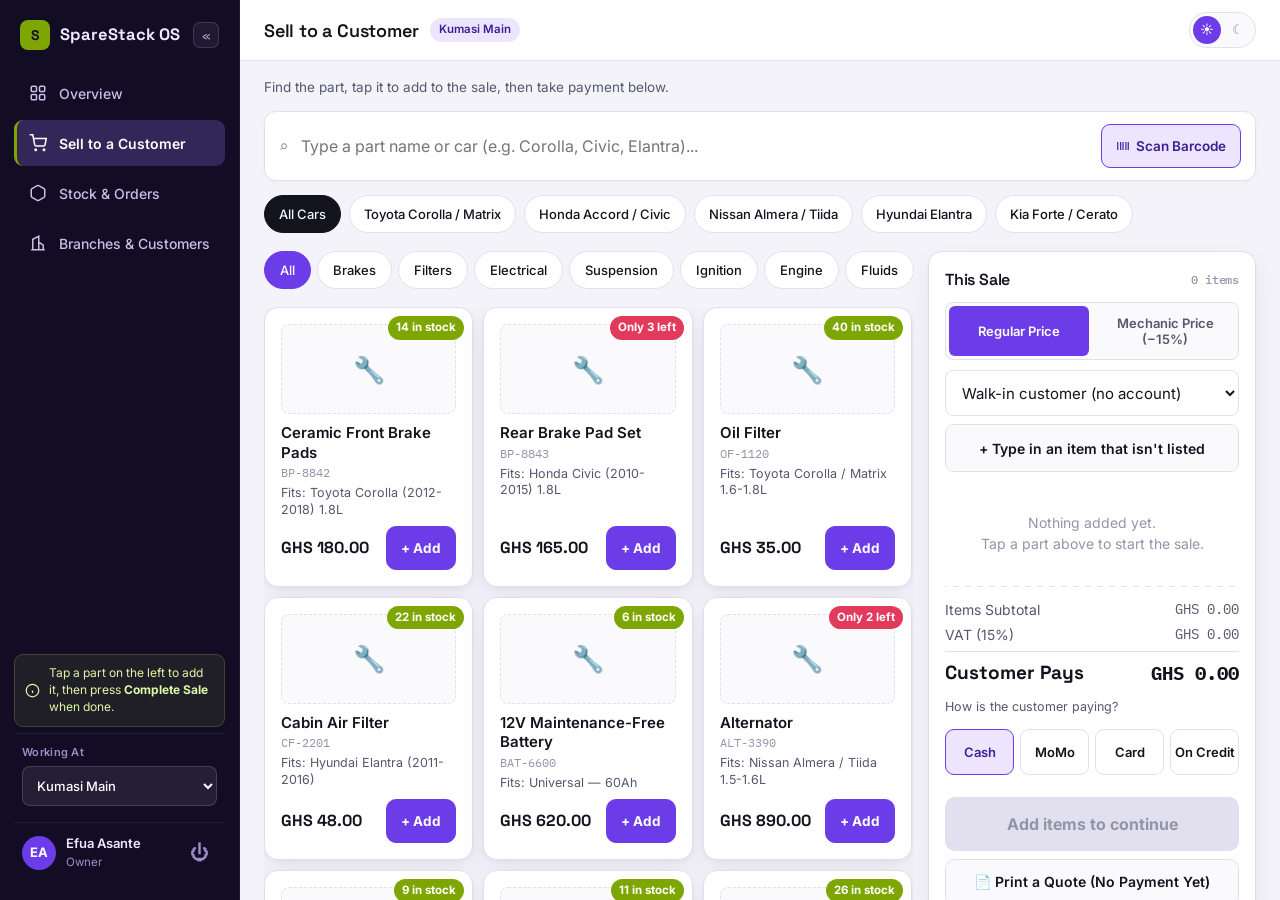
<file: pv.html>
<!DOCTYPE html>
<html lang="en" data-theme="light">
<head>
<meta charset="UTF-8">
<meta name="viewport" content="width=device-width, initial-scale=1.0">
<title>SpareStack OS — Sales Preview</title>
<style>
@import url('https://fonts.googleapis.com/css2?family=Space+Grotesk:wght@500;600;700&family=Inter:wght@400;500;600;700&family=IBM+Plex+Mono:wght@500;600&display=swap');

:root {
  --bg: #F4F3FA;
  --panel: #FFFFFF;
  --panel-raised: #FAFAFD;
  --ink: #12131D;
  --ink-soft: #55576D;
  --ink-faint: #9295AA;
  --line: #E2E0EE;
  --accent: #6C3CE9;
  --accent-ink: #3D1F94;
  --accent-tint: #ECE5FD;
  --lime: #7EA600;
  --lime-ink: #385000;
  --lime-tint: #EBF6CE;
  --coral: #E23A5A;
  --coral-ink: #8A1030;
  --coral-tint: #FCE1E7;
  --radius: 12px;
  --shadow-sm: 0 1px 3px rgba(20, 10, 60, 0.04);
  --shadow: 0 2px 5px rgba(20, 10, 60, 0.04), 0 10px 28px rgba(20, 10, 60, 0.06);
  --shadow-lg: 0 16px 36px rgba(20, 10, 60, 0.14);
}
[data-theme="dark"] {
  --bg: #0C0D14; --panel: #151620; --panel-raised: #1C1D2B; --ink: #F2F1FA;
  --ink-soft: #A3A5BE; --ink-faint: #6A6D83; --line: #292B3C;
  --accent: #9A7BFA; --accent-ink: #E4DBFF; --accent-tint: #241C44;
  --lime: #C6FF3D; --lime-ink: #1C2A00; --lime-tint: #202D08;
  --coral: #FF6B81; --coral-ink: #FFE4E8; --coral-tint: #3E1622;
  --shadow-sm: 0 1px 3px rgba(0,0,0,0.3);
  --shadow: 0 2px 6px rgba(0,0,0,0.4), 0 12px 30px rgba(0,0,0,0.5);
  --shadow-lg: 0 18px 40px rgba(0,0,0,0.7);
}
[data-theme="dark"] h1, [data-theme="dark"] h2, [data-theme="dark"] h3, [data-theme="dark"] h4,
[data-theme="dark"] .cart h3, [data-theme="dark"] .product-card .p-name { color:#FFFFFF !important; }

* { box-sizing: border-box; -webkit-tap-highlight-color: transparent; }
html, body {
  margin:0; padding:0; width:100%; height:100%;
  background: var(--bg); color: var(--ink);
  font-family:'Inter',-apple-system,BlinkMacSystemFont,sans-serif;
  font-size:16px; line-height:1.5; transition:background .2s ease,color .2s ease;
  overflow:hidden;
}
h1,h2,h3,h4 { font-family:'Space Grotesk',sans-serif; font-weight:600; margin:0; letter-spacing:-0.2px; }
.mono { font-family:'IBM Plex Mono',monospace; }
button,input,select,textarea { font-family:inherit; }
button { touch-action:manipulation; }

/* ================= SHELL LAYOUT ================= */
.shell-flex { display:flex; height:100vh; }

.sidebar {
  width:240px; flex-shrink:0; background:#120C25; color:#EDEAFC; display:flex; flex-direction:column;
  padding:18px 14px; border-right:1px solid rgba(255,255,255,0.06); z-index:50;
  height:100vh; overflow-y:auto;
  transition: width .22s cubic-bezier(.4,0,.2,1), padding .22s cubic-bezier(.4,0,.2,1), transform .25s ease;
}
[data-theme="dark"] .sidebar { background:#08060F; }

.sidebar .brand { display:flex; align-items:center; gap:10px; font-family:'Space Grotesk'; font-weight:700; font-size:16.5px; padding:2px 6px 20px; position:relative; }
.sidebar .brand .mark { width:30px; height:30px; border-radius:8px; background:var(--lime); color:#120C25; display:flex; align-items:center; justify-content:center; font-weight:800; font-size:14px; flex-shrink:0; }
.sidebar .brand-label { overflow:hidden; white-space:nowrap; }

.sidebar-toggle {
  width:26px; height:26px; flex-shrink:0; border-radius:7px; border:1px solid rgba(255,255,255,0.14);
  background:rgba(255,255,255,0.06); color:#B6ACDA; cursor:pointer; display:flex; align-items:center; justify-content:center;
  font-size:13px; line-height:1; margin-left:auto;
}
.sidebar-toggle:hover { color:#fff; background:rgba(255,255,255,0.14); }

.sidebar nav { display:flex; flex-direction:column; gap:4px; }
.sidebar nav button {
  display:flex; align-items:center; gap:12px; background:transparent; border:none; color:#C7BFE6; text-align:left;
  padding:12px 12px; border-radius:9px; font-size:14px; cursor:pointer; font-weight:500; border-left:3px solid transparent;
  transition:background .15s,color .15s; min-height:46px; width:100%; white-space:nowrap; overflow:hidden;
}
.sidebar nav button svg { flex-shrink:0; }
.sidebar nav button .nav-label { overflow:hidden; text-overflow:ellipsis; }
.sidebar nav button:hover { background:rgba(255,255,255,0.08); color:#fff; }
.sidebar nav button.active { background:rgba(154,123,250,0.24); color:#fff; border-left-color:var(--lime); font-weight:600; }
.sidebar .spacer { flex:1; min-height:12px; }

.sidebar .helpline {
  display:flex; align-items:center; gap:9px; padding:10px 10px; margin-bottom:6px; border-radius:9px;
  background:rgba(198,255,61,0.08); border:1px solid rgba(198,255,61,0.18); color:#DFF7A6; font-size:12px; line-height:1.4;
}
.sidebar .helpline svg { flex-shrink:0; margin-top:1px; }

.branch-select-wrap { padding:10px 8px; margin-bottom:6px; border-top:1px solid rgba(255,255,255,0.08); }
.branch-select-wrap label { font-size:11px; letter-spacing:0.3px; color:#9A8FC2; display:block; margin-bottom:6px; font-weight:600; white-space:nowrap; overflow:hidden; }
.branch-select { width:100%; padding:9px 10px; border-radius:8px; background:rgba(255,255,255,0.08); border:1px solid rgba(255,255,255,0.15); color:#fff; font-size:13px; font-weight:500; cursor:pointer; outline:none; min-height:40px; }
.branch-select option { background:#1B1238; color:#fff; }

.userchip { display:flex; align-items:center; gap:10px; padding:10px 8px; border-top:1px solid rgba(255,255,255,0.08); }
.userchip .av { width:34px; height:34px; border-radius:50%; background:var(--accent); display:flex; align-items:center; justify-content:center; font-size:13px; font-weight:700; color:#fff; flex-shrink:0; }
.userchip .name { font-size:13px; font-weight:600; white-space:nowrap; overflow:hidden; text-overflow:ellipsis; }
.userchip .role { font-size:11.5px; color:#9E91CA; white-space:nowrap; }
.userchip .logout { background:transparent; border:none; color:#9E91CA; cursor:pointer; margin-left:auto; font-size:19px; padding:8px; flex-shrink:0; }
.userchip .logout:hover { color:#fff; }

/* ---- Collapsed (desktop icon rail) ---- */
#appShell.sidebar-collapsed .sidebar { width:72px; padding:18px 10px; }
#appShell.sidebar-collapsed .brand { justify-content:center; padding:2px 0 18px; }
#appShell.sidebar-collapsed .brand-label,
#appShell.sidebar-collapsed .sidebar-toggle,
#appShell.sidebar-collapsed .helpline,
#appShell.sidebar-collapsed .nav-label,
#appShell.sidebar-collapsed .branch-select-wrap label,
#appShell.sidebar-collapsed .branch-select,
#appShell.sidebar-collapsed .userchip .name,
#appShell.sidebar-collapsed .userchip .role,
#appShell.sidebar-collapsed .userchip .logout {
  display:none;
}
#appShell.sidebar-collapsed .sidebar-toggle-collapsed {
  display:flex !important; margin:0 auto;
}
#appShell.sidebar-collapsed nav button {
  justify-content:center; padding:12px 0;
}
#appShell.sidebar-collapsed .branch-select-wrap,
#appShell.sidebar-collapsed .userchip {
  justify-content:center;
  padding:10px 0;
}
.sidebar-toggle-collapsed {
  display:none; width:32px; height:32px; border-radius:8px; border:1px solid rgba(255,255,255,0.14);
  background:rgba(255,255,255,0.06); color:#B6ACDA; cursor:pointer; align-items:center; justify-content:center; font-size:13px;
}
.sidebar-toggle-collapsed:hover { color:#fff; background:rgba(255,255,255,0.14); }

.btn-mobile-menu { display:none; background:transparent; border:none; color:var(--ink); padding:8px; cursor:pointer; font-size:20px; line-height:1; border-radius:8px; min-width:44px; min-height:44px; align-items:center; justify-content:center; }
.sidebar-backdrop { display:none; position:fixed; inset:0; background:rgba(0,0,0,0.5); backdrop-filter:blur(2px); z-index:45; }

/* ================= MAIN COLUMN ================= */
.main { flex:1; display:flex; flex-direction:column; min-width:0; height:100vh; overflow-y:auto; }

.topbar { display:flex; align-items:center; gap:12px; padding:12px 24px; border-bottom:1px solid var(--line); background:var(--panel); position:sticky; top:0; z-index:30; flex-shrink:0; }
.topbar h1 { font-size:18px; white-space:nowrap; }
.topbar .badge-branch { font-size:11.5px; font-weight:600; padding:3px 9px; border-radius:20px; background:var(--accent-tint); color:var(--accent-ink); white-space:nowrap; }
.topbar-actions { margin-left:auto; display:flex; align-items:center; gap:10px; }
.themeToggle { display:flex; align-items:center; gap:3px; background:var(--panel-raised); border:1px solid var(--line); border-radius:20px; padding:3px; cursor:pointer; }
.themeToggle .opt { width:28px; height:28px; border-radius:50%; display:flex; align-items:center; justify-content:center; color:var(--ink-faint); font-size:13px; }
.themeToggle .opt.sel { background:var(--accent); color:#fff; }

.view { padding:20px 24px 44px; max-width:1240px; margin:0 auto; width:100%; }

.page-help { font-size:13.5px; color:var(--ink-soft); margin:-4px 0 14px; }

.scanbar { display:flex; align-items:center; gap:10px; background:var(--panel); border:1px solid var(--line); border-radius:var(--radius); padding:12px 14px; margin-bottom:14px; box-shadow:var(--shadow-sm); }
.scanbar input { flex:1; border:none; outline:none; font-size:16px; background:transparent; color:var(--ink); min-width:0; }
.btn-scan { background:var(--accent-tint); color:var(--accent-ink); border:1px solid var(--accent); padding:8px 14px; border-radius:9px; font-size:13.5px; font-weight:600; cursor:pointer; display:flex; align-items:center; gap:6px; white-space:nowrap; min-height:44px; }

.fitment-bar { display:flex; gap:8px; margin-bottom:12px; overflow-x:auto; padding-bottom:6px; scrollbar-width:none; -webkit-overflow-scrolling:touch; }
.fitment-bar::-webkit-scrollbar { display:none; }
.fitment-tag { font-size:13px; padding:8px 14px; border-radius:20px; border:1px solid var(--line); background:var(--panel); cursor:pointer; white-space:nowrap; font-weight:500; min-height:38px; display:flex; align-items:center; }
.fitment-tag.active { background:var(--ink); color:var(--bg); border-color:var(--ink); }

.cats { display:flex; gap:6px; margin-bottom:12px; overflow-x:auto; padding-bottom:6px; scrollbar-width:none; -webkit-overflow-scrolling:touch; }
.cats::-webkit-scrollbar { display:none; }
.cats span { font-size:13px; padding:8px 15px; border-radius:20px; border:1px solid var(--line); cursor:pointer; background:var(--panel); font-weight:500; white-space:nowrap; min-height:38px; display:flex; align-items:center; }
.cats span.active { background:var(--accent); color:#fff; border-color:var(--accent); }

.pos-grid { display:grid; grid-template-columns:1fr 1.8fr; gap:18px; align-items:start; }
.product-grid { display:grid; grid-template-columns:repeat(3,1fr); gap:10px; max-height:600px; overflow-y:auto; padding-right:2px; }

/* Mobile pager (hidden unless mobile pagination mode is active) */
.product-pager { display:none; align-items:center; justify-content:center; gap:14px; margin-top:12px; }
.product-pager.show { display:flex; }
.pager-btn {
  width:44px; height:44px; border-radius:10px; border:1px solid var(--line); background:var(--panel);
  color:var(--ink); font-size:18px; font-weight:700; cursor:pointer; display:flex; align-items:center; justify-content:center;
  flex-shrink:0;
}
.pager-btn:disabled { opacity:0.35; cursor:not-allowed; }
.pager-status { font-size:13.5px; font-weight:600; color:var(--ink-soft); min-width:64px; text-align:center; white-space:nowrap; }
.product-card { background:var(--panel); border:1px solid var(--line); border-radius:14px; padding:16px; position:relative; box-shadow:var(--shadow); display:flex; flex-direction:column; }
.product-card .stockbadge { position:absolute; top:8px; right:8px; font-size:11.5px; padding:3px 8px; border-radius:20px; font-weight:700; z-index:1; }
.stockbadge.ok { background:var(--lime); color:#fff; }
.stockbadge.low { background:var(--coral); color:#fff; }
.product-card .thumb-placeholder { width:100%; height:90px; border-radius:8px; margin-bottom:6px; display:flex; flex-direction:column; align-items:center; justify-content:center; gap:3px; background:var(--panel-raised); border:1.5px dashed var(--line); color:var(--ink-faint); font-size:26px; }
.product-card .p-name { font-weight:600; font-size:15px; margin:3px 0 2px; line-height:1.3; }
.product-card .p-sku { font-size:12px; color:var(--ink-faint); margin-bottom:3px; }
.product-card .p-fits { font-size:12.5px; color:var(--ink-soft); line-height:1.3; margin-bottom:8px; flex:1; }
.product-card .p-row { display:flex; justify-content:space-between; align-items:center; margin-top:auto; gap:8px; }
.product-card .p-price { font-weight:700; font-size:16px; font-family:'Space Grotesk'; }
.btn-add-cart { min-width:48px; height:44px; padding:0 14px; border-radius:10px; border:1px solid var(--accent); background:var(--accent); cursor:pointer; font-size:13.5px; color:#fff; font-weight:700; display:flex; align-items:center; justify-content:center; gap:5px; white-space:nowrap; }
.btn-add-cart:hover { opacity:0.9; }
.btn-add-cart:disabled { background:var(--line); border-color:var(--line); color:var(--ink-faint); cursor:not-allowed; }

.cart {
  background:var(--panel); border:1px solid var(--line); border-radius:14px; padding:16px; box-shadow:var(--shadow);
  position:sticky; top:16px;
  max-height:calc(100vh - 32px);
  display:flex; flex-direction:column;
  overflow:hidden;
}
.cart h3 { font-size:16px; display:flex; align-items:center; justify-content:space-between; flex-shrink:0; }
.cart-scroll { overflow-y:auto; flex:1; min-height:0; }
.cart-items { margin:10px 0; display:flex; flex-direction:column; gap:8px; max-height:180px; overflow-y:auto; min-height:36px; }
.cart-items .empty { color:var(--ink-faint); font-size:14px; padding:20px 8px; text-align:center; line-height:1.5; }
.cart-line { display:flex; justify-content:space-between; align-items:center; font-size:14px; gap:6px; padding-bottom:8px; border-bottom:1px solid var(--line); flex-wrap:wrap; }
.cart-line:last-child { border-bottom:none; }
.cart-line .txt { font-weight:500; font-size:14px; flex:1 1 100%; overflow:hidden; text-overflow:ellipsis; white-space:nowrap; }
.cart-line .qty-controls { display:flex; align-items:center; gap:6px; width:100%; }
.cart-line .qty-btn { width:32px; height:32px; border-radius:8px; border:1px solid var(--line); background:var(--panel-raised); cursor:pointer; font-size:16px; display:flex; align-items:center; justify-content:center; font-weight:600; }
.cart-line .qty-num { min-width:22px; text-align:center; font-weight:600; }
.cart-line .lprice { margin-left:auto; font-weight:600; }
.cart-line .rm { cursor:pointer; color:var(--ink-faint); font-size:13px; padding:6px; border-radius:6px; }
.cart-line .rm:hover { color:var(--coral); background:var(--coral-tint); }
.cart-perf { height:1px; margin:12px -16px; background:repeating-linear-gradient(to right, var(--line) 0 6px, transparent 6px 12px); flex-shrink:0; }

.customer-select-bar { margin:8px 0; flex-shrink:0; }
.customer-select-bar select { width:100%; padding:11px 12px; border-radius:8px; border:1px solid var(--line); font-size:15px; background:var(--panel); color:var(--ink); min-height:46px; }

.totals { flex-shrink:0; }
.totals div { display:flex; justify-content:space-between; font-size:14px; color:var(--ink-soft); margin:4px 0; }
.totals .grand { font-size:19px; font-weight:700; color:var(--ink); margin-top:6px; padding-top:7px; border-top:1px solid var(--line); font-family:'Space Grotesk'; }

.paymethods { display:grid; grid-template-columns:repeat(4,1fr); gap:6px; margin:12px 0; flex-shrink:0; }
.paymethods button { padding:10px 2px; border-radius:9px; border:1px solid var(--line); background:var(--panel); font-size:13px; font-weight:600; cursor:pointer; color:var(--ink); text-align:center; min-height:46px; }
.paymethods button.sel { background:var(--accent-tint); border-color:var(--accent); color:var(--accent-ink); }

.completebtn { width:100%; padding:14px 0; border:none; border-radius:10px; background:var(--lime); color:var(--lime-ink); font-size:16px; font-weight:700; cursor:pointer; min-height:54px; flex-shrink:0; margin-top:10px; }
.completebtn:disabled { background:var(--line); color:var(--ink-faint); cursor:not-allowed; }

.btn-dark { background:var(--ink); color:var(--bg); border:none; padding:11px 15px; border-radius:9px; font-size:14px; font-weight:500; cursor:pointer; white-space:nowrap; min-height:46px; }

/* Modal */
.modal-backdrop { position:fixed; inset:0; background:rgba(12,8,30,0.6); backdrop-filter:blur(3px); display:none; align-items:center; justify-content:center; z-index:100; padding:16px; }
.modal-backdrop.show { display:flex; }
.modal { background:var(--panel); border-radius:16px; padding:22px; width:100%; max-width:440px; border:1px solid var(--line); box-shadow:var(--shadow-lg); max-height:90vh; overflow-y:auto; }
.modal h3 { font-size:18px; margin-bottom:6px; }
.modal label { font-size:13.5px; font-weight:500; color:var(--ink-soft); display:block; margin:12px 0 5px; }
.modal input, .modal select { width:100%; padding:11px 12px; border:1px solid var(--line); border-radius:8px; font-size:16px; background:var(--panel); color:var(--ink); min-height:46px; }
.modal-actions { display:flex; justify-content:flex-end; gap:8px; margin-top:20px; flex-wrap:wrap; }
.modal-actions button { padding:11px 18px; border-radius:9px; border:1px solid var(--line); background:var(--panel); cursor:pointer; font-size:14px; font-weight:600; color:var(--ink); min-height:46px; flex:1; }

#toastContainer { position:fixed; bottom:20px; right:20px; left:20px; display:flex; flex-direction:column; gap:8px; z-index:200; pointer-events:none; max-width:360px; margin-left:auto; align-items:flex-end; }
.toast { background:var(--ink); color:var(--bg); padding:13px 18px; border-radius:10px; font-size:14px; font-weight:500; box-shadow:var(--shadow-lg); pointer-events:auto; animation:toastIn .18s ease; display:flex; align-items:center; gap:8px; }
@keyframes toastIn { from{opacity:0; transform:translateY(6px);} to{opacity:1; transform:translateY(0);} }

/* Sticky mobile checkout summary bar (only shown on small screens when cart has items) */
.mobile-cart-nub {
  display:none;
}

/* ============ RESPONSIVE ============ */
@media (max-width:1280px) and (min-width:1025px) {
  #appShell:not(.sidebar-collapsed) .pos-grid { grid-template-columns:1fr 1.5fr; gap:14px; }
}

@media (max-width:1024px) {
  html, body { overflow:auto; height:auto; }
  .shell-flex { height:auto; min-height:100vh; }

  .sidebar {
    position:fixed; top:0; bottom:0; left:0; width:270px; padding:18px 14px;
    transform:translateX(-100%); box-shadow:var(--shadow-lg); height:100vh;
  }
  .sidebar.mobile-open { transform:translateX(0); }
  .sidebar-backdrop.mobile-open { display:block; }
  /* collapsed state is a desktop-only concept; ignore it below 1024px */
  #appShell.sidebar-collapsed .sidebar { width:270px; padding:18px 14px; }
  #appShell.sidebar-collapsed .brand-label,
  #appShell.sidebar-collapsed .sidebar-toggle,
  #appShell.sidebar-collapsed .helpline,
  #appShell.sidebar-collapsed .nav-label,
  #appShell.sidebar-collapsed .branch-select-wrap label,
  #appShell.sidebar-collapsed .branch-select,
  #appShell.sidebar-collapsed .userchip .name,
  #appShell.sidebar-collapsed .userchip .role,
  #appShell.sidebar-collapsed .userchip .logout { display:revert; }
  #appShell.sidebar-collapsed .brand { justify-content:flex-start; padding:2px 6px 20px; }
  #appShell.sidebar-collapsed nav button { justify-content:flex-start; padding:12px 12px; }
  .sidebar-toggle-collapsed { display:none !important; }

  .btn-mobile-menu { display:flex; }
  .main { height:auto; overflow:visible; }

  .pos-grid { display:flex; flex-direction:column; gap:16px; }
  .pos-grid .cart { order:-1; position:static; max-height:none; }
  .cart-items { max-height:260px; }
}

@media (max-width:768px) {
  .topbar { padding:10px 12px; gap:8px; }
  .topbar h1 { font-size:16px; }
  .topbar .badge-branch { display:none; }
  .view { padding:14px 12px 100px; }

  /* Single column: each product card is a full, self-contained tile
     (image on top, name/sku/fits, price + Add together at the bottom),
     stacked a / b / c / d — never side by side, so no horizontal scroll
     is ever needed. Pagination still limits how many stack at once.
     Its wrapper and the cart both live at the same width inside
     .pos-grid, so the tile lines up edge-to-edge with the sales box. */
  .pos-grid > div:first-child { width:100%; max-width:100%; }
  .product-grid {
    grid-template-columns:1fr;
    grid-auto-rows: auto;
    max-height:none;
    overflow:visible;
    gap:10px;
    width:100%;
  }
  .product-card { width:100%; }
  .product-card .stockbadge { top:8px; right:8px; font-size:11px; padding:2px 7px; }
  .product-card .thumb-placeholder { width:100%; height:52px; font-size:20px; margin-bottom:6px; }
  .product-card .p-name { font-size:14px; }
  .product-card .p-sku { font-size:11.5px; }
  .product-card .p-fits { font-size:12px; margin-bottom:8px; }
  .product-card .p-row { flex-direction:row; justify-content:space-between; align-items:center; margin-top:2px; gap:8px; }
  .product-card .p-price { font-size:15px; }
  .btn-add-cart { min-width:80px; padding:0 12px; font-size:13px; height:38px; }

  .scanbar { padding:10px 12px; flex-wrap:wrap; }
  .scanbar input { flex:1 1 100%; order:1; min-width:0; }
  .btn-scan { flex:1 1 100%; order:2; justify-content:center; }

  .cart { padding:14px; border-radius:12px; width:100%; }
  .paymethods { grid-template-columns:1fr 1fr; }
}

@media (max-width:420px) {
  .product-card .thumb-placeholder { height:44px; font-size:18px; }
  .product-card .p-name { font-size:13px; }
  .product-card .p-price { font-size:14px; }
  .btn-add-cart { min-width:72px; font-size:12px; height:36px; }
}

/* Respect reduced motion */
@media (prefers-reduced-motion: reduce) {
  * { transition:none !important; animation:none !important; }
}

/* Visible keyboard focus for accessibility */
button:focus-visible, input:focus-visible, select:focus-visible, [tabindex]:focus-visible {
  outline:2px solid var(--accent); outline-offset:2px;
}
</style>
</head>
<body>

<div id="toastContainer"></div>

<div id="appShell" class="">
<div class="shell-flex">
  <div class="sidebar-backdrop" id="sidebarBackdrop" onclick="toggleMobileSidebar(false)"></div>

  <div class="sidebar" id="appSidebar">
    <div class="brand">
      <span class="mark">S</span><span class="brand-label">SpareStack OS</span>
      <button class="sidebar-toggle" id="btnCollapse" onclick="toggleCollapse()" title="Make the menu smaller" aria-label="Collapse menu">«</button>
    </div>
    <button class="sidebar-toggle-collapsed" id="btnExpand" onclick="toggleCollapse()" title="Show the full menu" aria-label="Expand menu">»</button>

    <nav>
      <button onclick="toast('This is a preview — only Point of Sale is wired up')">
        <svg width="18" height="18" viewBox="0 0 24 24" fill="none" stroke="currentColor" stroke-width="2"><rect x="3" y="3" width="7" height="7" rx="1.5"/><rect x="14" y="3" width="7" height="7" rx="1.5"/><rect x="14" y="14" width="7" height="7" rx="1.5"/><rect x="3" y="14" width="7" height="7" rx="1.5"/></svg>
        <span class="nav-label">Overview</span>
      </button>
      <button class="active" onclick="toggleMobileSidebar(false)">
        <svg width="18" height="18" viewBox="0 0 24 24" fill="none" stroke="currentColor" stroke-width="2"><circle cx="9" cy="21" r="1"/><circle cx="20" cy="21" r="1"/><path d="M1 1h4l2.68 13.39a2 2 0 0 0 2 1.61h9.72a2 2 0 0 0 2-1.61L23 6H6"/></svg>
        <span class="nav-label">Sell to a Customer</span>
      </button>
      <button onclick="toast('This is a preview — only Point of Sale is wired up')">
        <svg width="18" height="18" viewBox="0 0 24 24" fill="none" stroke="currentColor" stroke-width="2"><path d="M21 16V8a2 2 0 0 0-1-1.73l-7-4a2 2 0 0 0-2 0l-7 4A2 2 0 0 0 3 8v8a2 2 0 0 0 1 1.73l7 4a2 2 0 0 0 2 0l7-4A2 2 0 0 0 21 16z"/></svg>
        <span class="nav-label">Stock &amp; Orders</span>
      </button>
      <button onclick="toast('This is a preview — only Point of Sale is wired up')">
        <svg width="18" height="18" viewBox="0 0 24 24" fill="none" stroke="currentColor" stroke-width="2"><path d="M3 21h18M5 21V7l8-4v18M13 21V11l6 4v6"/></svg>
        <span class="nav-label">Branches &amp; Customers</span>
      </button>
    </nav>

    <div class="spacer"></div>

    <div class="helpline">
      <svg width="15" height="15" viewBox="0 0 24 24" fill="none" stroke="currentColor" stroke-width="2"><circle cx="12" cy="12" r="10"/><path d="M12 16v-4M12 8h.01"/></svg>
      <span>Tap a part on the left to add it, then press <strong>Complete Sale</strong> when done.</span>
    </div>

    <div class="branch-select-wrap">
      <label>Working At</label>
      <select class="branch-select">
        <option>Kumasi Main</option>
        <option>Accra Branch</option>
        <option>Cape Coast Branch</option>
      </select>
    </div>
    <div class="userchip">
      <div class="av">EA</div>
      <div style="min-width:0;">
        <div class="name">Efua Asante</div>
        <div class="role">Owner</div>
      </div>
      <button class="logout" title="Log Out">⏻</button>
    </div>
  </div>

  <div class="main">
    <div class="topbar">
      <button class="btn-mobile-menu" onclick="toggleMobileSidebar(true)" aria-label="Open Menu">
        <svg width="22" height="22" viewBox="0 0 24 24" fill="none" stroke="currentColor" stroke-width="2.2"><path d="M3 12h18M3 6h18M3 18h18"/></svg>
      </button>
      <h1>Sell to a Customer</h1>
      <span class="badge-branch">Kumasi Main</span>
      <div class="topbar-actions">
        <div class="themeToggle" onclick="toggleTheme()" title="Switch light/dark">
          <div class="opt sel" id="lightOpt">☀</div>
          <div class="opt" id="darkOpt">☾</div>
        </div>
      </div>
    </div>

    <div class="view">
      <p class="page-help">Find the part, tap it to add to the sale, then take payment below.</p>

      <div class="scanbar">
        <span class="mono" style="color:var(--ink-faint); font-size:16px;">⌕</span>
        <input id="posSearch" placeholder="Type a part name or car (e.g. Corolla, Civic, Elantra)..." oninput="currentPage=1; renderProducts()">
        <button class="btn-scan" onclick="simulateScan()">
          <svg width="14" height="14" viewBox="0 0 24 24" fill="none" stroke="currentColor" stroke-width="2"><path d="M3 5v14M8 5v14M12 5v14M17 5v14M21 5v14"/></svg>
          Scan Barcode
        </button>
      </div>

      <div class="fitment-bar" id="fitmentBar">
        <span class="fitment-tag active" data-v="all" onclick="selectVehicle('all', this)">All Cars</span>
        <span class="fitment-tag" data-v="Toyota" onclick="selectVehicle('Toyota', this)">Toyota Corolla / Matrix</span>
        <span class="fitment-tag" data-v="Honda" onclick="selectVehicle('Honda', this)">Honda Accord / Civic</span>
        <span class="fitment-tag" data-v="Nissan" onclick="selectVehicle('Nissan', this)">Nissan Almera / Tiida</span>
        <span class="fitment-tag" data-v="Hyundai" onclick="selectVehicle('Hyundai', this)">Hyundai Elantra</span>
        <span class="fitment-tag" data-v="Kia" onclick="selectVehicle('Kia', this)">Kia Forte / Cerato</span>
      </div>

      <div class="pos-grid">
        <div>
          <div class="cats" id="cats"></div>
          <div class="product-grid" id="productGrid"></div>
          <div class="product-pager" id="productPager">
            <button class="pager-btn" id="pagerPrev" onclick="pagerGo(-1)" aria-label="Previous parts">‹</button>
            <span class="pager-status" id="pagerStatus">1 of 1</span>
            <button class="pager-btn" id="pagerNext" onclick="pagerGo(1)" aria-label="More parts">›</button>
          </div>
        </div>

        <div class="cart">
          <h3>This Sale <span class="mono" id="itemCount" style="font-size:12px; color:var(--ink-faint); font-weight:500;">0 items</span></h3>

          <div class="cart-scroll">
            <div style="display:flex; gap:6px; background:var(--panel-raised); border:1px solid var(--line); border-radius:8px; padding:3px; margin:10px 0;">
              <button style="flex:1; border:none; padding:9px 0; min-height:42px; border-radius:6px; font-size:13px; font-weight:600; cursor:pointer; background:var(--accent); color:#fff;" id="btnRetailTier" onclick="toggleWholesale(false)">Regular Price</button>
              <button style="flex:1; border:none; padding:9px 0; min-height:42px; border-radius:6px; font-size:13px; font-weight:600; cursor:pointer; background:transparent; color:var(--ink-soft);" id="btnWholesaleTier" onclick="toggleWholesale(true)">Mechanic Price (−15%)</button>
            </div>

            <div class="customer-select-bar">
              <select id="posCustomerSelect">
                <option value="">Walk-in customer (no account)</option>
                <option value="1">Kojo Mensah — Precise Wheels Auto Clinic</option>
                <option value="2">Ama Boateng — Boateng Motors Garage</option>
              </select>
            </div>

            <button class="btn-dark" style="width:100%; margin:0 0 10px; min-height:48px; background:var(--panel-raised); border:1px solid var(--line); color:var(--ink); font-weight:600; font-size:14px;" onclick="openManualModal()">
              + Type in an item that isn't listed
            </button>

            <div class="cart-items" id="cartItems">
              <div class="empty">Nothing added yet.<br>Tap a part above to start the sale.</div>
            </div>

            <div class="cart-perf"></div>

            <div class="totals">
              <div><span>Items Subtotal</span><span id="tSub" class="mono">GHS 0.00</span></div>
              <div><span>VAT (15%)</span><span id="tVat" class="mono">GHS 0.00</span></div>
              <div class="grand"><span>Customer Pays</span><span id="tTotal" class="mono">GHS 0.00</span></div>
            </div>

            <p style="font-size:12.5px; color:var(--ink-soft); margin:10px 0 4px;">How is the customer paying?</p>
            <div class="paymethods" id="payMethods">
              <button class="sel" data-m="Cash" onclick="selectPay('Cash', this)">Cash</button>
              <button data-m="MoMo" onclick="selectPay('MoMo', this)">MoMo</button>
              <button data-m="Card" onclick="selectPay('Card', this)">Card</button>
              <button data-m="Credit" onclick="selectPay('Credit', this)">On Credit</button>
            </div>

            <div id="cashChangeSection" style="display:none; margin:10px 0 0;">
              <label style="font-size:13px; font-weight:500; color:var(--ink-soft); display:block; margin-bottom:4px;">Cash handed over by the customer</label>
              <input type="number" id="cashGiven" step="0.01" min="0" placeholder="e.g. 250" style="width:100%; padding:12px 14px; border:1px solid var(--line); border-radius:8px; font-size:16px; background:var(--panel); color:var(--ink); min-height:48px;" oninput="updateChangeDisplay()">
              <div style="display:flex; justify-content:space-between; align-items:center; font-size:15px; font-weight:700; margin-top:10px; padding-top:10px; border-top:1px dashed var(--line);">
                <span>Give back as change</span><span id="changeAmount" class="mono" style="color:var(--lime-ink);">GHS 0.00</span>
              </div>
            </div>

            <button class="completebtn" id="completeBtn" disabled onclick="executeCheckout()">Add items to continue</button>

            <button class="btn-dark" style="width:100%; margin-top:8px; padding:11px 0; min-height:46px; background:var(--panel-raised); border:1px solid var(--line); color:var(--ink); font-weight:600; font-size:14px;" onclick="toast('Price quote created (preview only)')">
              📄 Print a Quote (No Payment Yet)
            </button>
          </div>
        </div>
      </div>
    </div>
  </div>
</div>
</div>

<!-- Manual item modal -->
<div class="modal-backdrop" id="manualItemModal">
  <div class="modal">
    <h3>Add an Item Not on the List</h3>
    <p style="font-size:13.5px; color:var(--ink-soft); margin-bottom:4px;">Type the name, the price for one, and how many the customer is buying.</p>
    <label>What is it?</label>
    <input type="text" id="manualItemName" placeholder="e.g. Wiper blade pair, labour charge">
    <label>Price for One (GHS)</label>
    <input type="number" id="manualItemPrice" step="0.01" min="0" placeholder="e.g. 120">
    <label>How Many?</label>
    <input type="number" id="manualItemQty" min="1" value="1">
    <div class="modal-actions">
      <button onclick="closeManualModal()">Cancel</button>
      <button style="background:var(--accent); color:#fff; border-color:var(--accent);" onclick="addManualItem()">Add to Sale</button>
    </div>
  </div>
</div>

<!-- Receipt modal -->
<div class="modal-backdrop" id="receiptModal">
  <div class="modal" style="max-width:380px;">
    <div id="receiptContent"></div>
    <div class="modal-actions" style="margin-top:16px; display:flex; flex-direction:column; gap:8px;">
      <button class="btn-dark" style="width:100%;" onclick="closeReceiptModal()">Done — Start Next Sale</button>
    </div>
  </div>
</div>

<script>
function toggleMobileSidebar(open){
  document.getElementById('appSidebar').classList.toggle('mobile-open', open);
  document.getElementById('sidebarBackdrop').classList.toggle('mobile-open', open);
}
function toggleCollapse(){
  document.getElementById('appShell').classList.toggle('sidebar-collapsed');
}

// ---------- Sample data (preview only) ----------
const PRODUCTS = [
  { id:1, name:"Ceramic Front Brake Pads", sku:"BP-8842", cat:"Brakes", fits:"Toyota Corolla (2012-2018) 1.8L", price:180, cost:110, stock:14, low:5, vehicle:"Toyota" },
  { id:2, name:"Rear Brake Pad Set", sku:"BP-8843", cat:"Brakes", fits:"Honda Civic (2010-2015) 1.8L", price:165, cost:95, stock:3, low:5, vehicle:"Honda" },
  { id:3, name:"Oil Filter", sku:"OF-1120", cat:"Filters", fits:"Toyota Corolla / Matrix 1.6-1.8L", price:35, cost:18, stock:40, low:10, vehicle:"Toyota" },
  { id:4, name:"Cabin Air Filter", sku:"CF-2201", cat:"Filters", fits:"Hyundai Elantra (2011-2016)", price:48, cost:22, stock:22, low:8, vehicle:"Hyundai" },
  { id:5, name:"12V Maintenance-Free Battery", sku:"BAT-6600", cat:"Electrical", fits:"Universal — 60Ah", price:620, cost:480, stock:6, low:4, vehicle:"all" },
  { id:6, name:"Alternator", sku:"ALT-3390", cat:"Electrical", fits:"Nissan Almera / Tiida 1.5-1.6L", price:890, cost:640, stock:2, low:3, vehicle:"Nissan" },
  { id:7, name:"Front Shock Absorber", sku:"SUS-4471", cat:"Suspension", fits:"Kia Forte / Cerato (2013-2018)", price:340, cost:230, stock:9, low:4, vehicle:"Kia" },
  { id:8, name:"Steering Rack End", sku:"SUS-4499", cat:"Suspension", fits:"Honda Accord (2008-2012) 2.4L", price:210, cost:140, stock:11, low:4, vehicle:"Honda" },
  { id:9, name:"Spark Plug Set (4pc)", sku:"IGN-1001", cat:"Ignition", fits:"Toyota Corolla / Matrix 1.6-1.8L", price:95, cost:52, stock:26, low:8, vehicle:"Toyota" },
  { id:10, name:"Ignition Coil", sku:"IGN-1055", cat:"Ignition", fits:"Hyundai Elantra 1.6-1.8L", price:230, cost:150, stock:7, low:4, vehicle:"Hyundai" },
  { id:11, name:"Radiator", sku:"ENG-2280", cat:"Engine", fits:"Nissan Almera / Tiida 1.5-1.6L", price:520, cost:370, stock:4, low:3, vehicle:"Nissan" },
  { id:12, name:"Full Synthetic Engine Oil 5W-30 (4L)", sku:"FL-3305", cat:"Fluids", fits:"Universal — most 4-cylinder engines", price:210, cost:150, stock:31, low:10, vehicle:"all" },
];
const CATEGORIES = ["All","Brakes","Filters","Electrical","Suspension","Ignition","Engine","Fluids"];

let cart = [];
let manualCounter = 1000;
let activeCat = "All";
let activeVehicle = "all";
let isWholesale = false;
let payMethod = "Cash";
const VAT_RATE = 0.15;

// ---------- Mobile pagination ----------
// Single column on mobile: cards stack a / b / c / d, full width, no
// horizontal scrolling. Pagination just limits how many stack per screen.
const mobileQuery = window.matchMedia('(max-width:768px)');
let currentPage = 1;
const MOBILE_PAGE_SIZE = 4;

function isMobile(){ return mobileQuery.matches; }

function pagerGo(delta){
  currentPage += delta;
  renderProducts();
}

function money(n){ return "GHS " + n.toFixed(2); }

function toast(msg){
  const c = document.getElementById('toastContainer');
  const t = document.createElement('div');
  t.className = 'toast';
  t.textContent = msg;
  c.appendChild(t);
  setTimeout(()=>t.remove(), 2600);
}

function toggleTheme(){
  const html = document.documentElement;
  const dark = html.getAttribute('data-theme') === 'dark';
  html.setAttribute('data-theme', dark ? 'light' : 'dark');
  document.getElementById('lightOpt').classList.toggle('sel', dark);
  document.getElementById('darkOpt').classList.toggle('sel', !dark);
}

function renderCats(){
  const wrap = document.getElementById('cats');
  wrap.innerHTML = CATEGORIES.map(c =>
    `<span class="${c===activeCat?'active':''}" onclick="selectCat('${c}', this)">${c}</span>`
  ).join('');
}
function selectCat(c, el){
  activeCat = c;
  currentPage = 1;
  document.querySelectorAll('#cats span').forEach(s=>s.classList.remove('active'));
  el.classList.add('active');
  renderProducts();
}
function selectVehicle(v, el){
  activeVehicle = v;
  currentPage = 1;
  document.querySelectorAll('.fitment-tag').forEach(s=>s.classList.remove('active'));
  el.classList.add('active');
  renderProducts();
}

function renderProducts(){
  const q = (document.getElementById('posSearch').value || '').toLowerCase();
  const grid = document.getElementById('productGrid');
  const pager = document.getElementById('productPager');
  let list = PRODUCTS.filter(p=>{
    const matchesCat = activeCat === "All" || p.cat === activeCat;
    const matchesVehicle = activeVehicle === "all" || p.vehicle === activeVehicle || p.vehicle === "all";
    const matchesQ = !q || p.name.toLowerCase().includes(q) || p.fits.toLowerCase().includes(q) || p.sku.toLowerCase().includes(q);
    return matchesCat && matchesVehicle && matchesQ;
  });

  if (list.length === 0){
    grid.innerHTML = `<div style="grid-column:1/-1; text-align:center; padding:40px 12px; color:var(--ink-faint); font-size:14px;">No parts match "${q}". Try a different word, or add it as a custom item on the right.</div>`;
    pager.classList.remove('show');
    return;
  }

  // On mobile: exactly 4 cards per page, stacked one per row (a/b/c/d),
  // paged with ‹ › — never wraps into a second column and never overflows sideways.
  // On larger screens: full filtered list in the normal scrolling grid.
  if (isMobile()){
    const totalPages = Math.max(1, Math.ceil(list.length / MOBILE_PAGE_SIZE));
    if (currentPage > totalPages) currentPage = totalPages;
    if (currentPage < 1) currentPage = 1;
    const start = (currentPage - 1) * MOBILE_PAGE_SIZE;
    list = list.slice(start, start + MOBILE_PAGE_SIZE);

    pager.classList.add('show');
    document.getElementById('pagerStatus').textContent = `${currentPage} of ${totalPages}`;
    document.getElementById('pagerPrev').disabled = currentPage <= 1;
    document.getElementById('pagerNext').disabled = currentPage >= totalPages;
  } else {
    pager.classList.remove('show');
  }

  grid.innerHTML = list.map(p=>{
    const low = p.stock <= p.low;
    const price = isWholesale ? p.price * 0.85 : p.price;
    return `
    <div class="product-card">
      <span class="stockbadge ${low?'low':'ok'}">${low ? 'Only '+p.stock+' left' : p.stock+' in stock'}</span>
      <div class="thumb-placeholder">🔧</div>
      <div class="p-name">${p.name}</div>
      <div class="p-sku mono">${p.sku}</div>
      <div class="p-fits">Fits: ${p.fits}</div>
      <div class="p-row">
        <div class="p-price">${money(price)}</div>
        <button class="btn-add-cart" onclick="addToCart(${p.id})" ${p.stock<=0?'disabled':''}>${p.stock<=0?'Out':'+ Add'}</button>
      </div>
    </div>`;
  }).join('');
}

function addToCart(id){
  const p = PRODUCTS.find(x=>x.id===id);
  if (!p) return;
  const price = isWholesale ? p.price * 0.85 : p.price;
  const existing = cart.find(l=>l.id===id);
  if (existing){
    existing.qty += 1;
    existing.price = price;
  } else {
    cart.push({ id, name:p.name, price, qty:1 });
  }
  toast(`Added: ${p.name}`);
  renderCart();
}

function changeQty(id, delta){
  const line = cart.find(l=>l.id===id);
  if (!line) return;
  line.qty += delta;
  if (line.qty <= 0){
    cart = cart.filter(l=>l.id!==id);
  }
  renderCart();
}

function removeLine(id){
  cart = cart.filter(l=>l.id!==id);
  renderCart();
}

function cartSubtotal(){
  return cart.reduce((sum,l)=>sum + l.price*l.qty, 0);
}
function cartTotal(){
  return cartSubtotal() * (1+VAT_RATE);
}

function renderCart(){
  const wrap = document.getElementById('cartItems');
  document.getElementById('itemCount').textContent = cart.reduce((s,l)=>s+l.qty,0) + " items";

  if (cart.length === 0){
    wrap.innerHTML = `<div class="empty">Nothing added yet.<br>Tap a part above to start the sale.</div>`;
  } else {
    wrap.innerHTML = cart.map(l=>`
      <div class="cart-line">
        <span class="txt">${l.name}</span>
        <div class="qty-controls">
          <button class="qty-btn" onclick="changeQty(${l.id},-1)" aria-label="Remove one">−</button>
          <span class="qty-num mono">${l.qty}</span>
          <button class="qty-btn" onclick="changeQty(${l.id},1)" aria-label="Add one">+</button>
          <span class="lprice mono">${money(l.price*l.qty)}</span>
          <span class="rm" onclick="removeLine(${l.id})" title="Remove item">✕</span>
        </div>
      </div>
    `).join('');
  }

  const sub = cartSubtotal();
  const vat = sub * VAT_RATE;
  const total = sub + vat;
  document.getElementById('tSub').textContent = money(sub);
  document.getElementById('tVat').textContent = money(vat);
  document.getElementById('tTotal').textContent = money(total);

  const btn = document.getElementById('completeBtn');
  btn.disabled = cart.length === 0;
  btn.textContent = cart.length === 0 ? "Add items to continue" : `Complete Sale — Collect ${money(total)}`;

  if (payMethod === 'Cash') updateChangeDisplay();
}

function toggleWholesale(on){
  isWholesale = on;
  document.getElementById('btnRetailTier').style.background = on ? 'transparent' : 'var(--accent)';
  document.getElementById('btnRetailTier').style.color = on ? 'var(--ink-soft)' : '#fff';
  document.getElementById('btnWholesaleTier').style.background = on ? 'var(--accent)' : 'transparent';
  document.getElementById('btnWholesaleTier').style.color = on ? '#fff' : 'var(--ink-soft)';
  cart.forEach(l=>{
    const p = PRODUCTS.find(x=>x.id===l.id);
    if (p) l.price = on ? p.price*0.85 : p.price;
  });
  renderProducts();
  renderCart();
}

function selectPay(m, el){
  payMethod = m;
  document.querySelectorAll('#payMethods button').forEach(b=>b.classList.remove('sel'));
  el.classList.add('sel');
  document.getElementById('cashChangeSection').style.display = (m === 'Cash') ? 'block' : 'none';
}

function updateChangeDisplay(){
  const given = parseFloat(document.getElementById('cashGiven').value) || 0;
  const total = cartTotal();
  const change = given - total;
  document.getElementById('changeAmount').textContent = money(Math.max(change,0));
}

function simulateScan(){
  const p = PRODUCTS[Math.floor(Math.random()*PRODUCTS.length)];
  addToCart(p.id);
  toast(`Scanned: ${p.name}`);
}

function openManualModal(){ document.getElementById('manualItemModal').classList.add('show'); }
function closeManualModal(){
  document.getElementById('manualItemModal').classList.remove('show');
  document.getElementById('manualItemName').value='';
  document.getElementById('manualItemPrice').value='';
  document.getElementById('manualItemQty').value=1;
}
function addManualItem(){
  const name = document.getElementById('manualItemName').value.trim();
  const price = parseFloat(document.getElementById('manualItemPrice').value);
  const qty = parseInt(document.getElementById('manualItemQty').value) || 1;
  if (!name || !price || price <= 0){
    toast('Please enter a name and a price above zero');
    return;
  }
  manualCounter++;
  cart.push({ id: manualCounter, name, price, qty });
  closeManualModal();
  renderCart();
  toast(`Added: ${name}`);
}

function executeCheckout(){
  if (cart.length === 0) return;
  const sub = cartSubtotal();
  const vat = sub*VAT_RATE;
  const total = sub+vat;
  const invNo = "INV-" + new Date().toISOString().slice(2,10).replace(/-/g,'') + "-" + Math.random().toString(36).slice(2,6).toUpperCase();

  const linesHtml = cart.map(l=>`
    <div style="display:flex; justify-content:space-between; margin:3px 0;"><span>${l.qty}x ${l.name}</span><span>${money(l.price*l.qty)}</span></div>
  `).join('');

  document.getElementById('receiptContent').innerHTML = `
    <div style="text-align:center;">
      <div style="font-family:'Space Grotesk'; font-weight:700; font-size:17px;">SpareStack Auto Parts</div>
      <div style="font-size:12px; color:var(--ink-soft); margin-top:2px;">Kumasi Main Branch</div>
      <div class="mono" style="font-size:12px; color:var(--ink-faint); margin-top:6px;">${invNo}</div>
    </div>
    <div style="border-top:1px dashed var(--line); margin:12px 0;"></div>
    <div style="font-size:14px;">${linesHtml}</div>
    <div style="border-top:1px dashed var(--line); margin:12px 0;"></div>
    <div class="totals" style="font-size:14px;">
      <div><span>Subtotal</span><span class="mono">${money(sub)}</span></div>
      <div><span>VAT (15%)</span><span class="mono">${money(vat)}</span></div>
      <div class="grand"><span>Total Paid</span><span class="mono">${money(total)}</span></div>
    </div>
    <div style="text-align:center; font-size:12px; color:var(--ink-soft); margin-top:10px;">Paid via ${payMethod} — thank you!</div>
  `;

  document.getElementById('receiptModal').classList.add('show');
  toast('Sale completed');

  cart = [];
  document.getElementById('cashGiven').value = '';
  renderCart();
  renderProducts();
}
function closeReceiptModal(){
  document.getElementById('receiptModal').classList.remove('show');
}

mobileQuery.addEventListener('change', ()=>{ currentPage = 1; renderProducts(); });

renderCats();
renderProducts();
renderCart();
</script>
</body>
</html>
</file>
